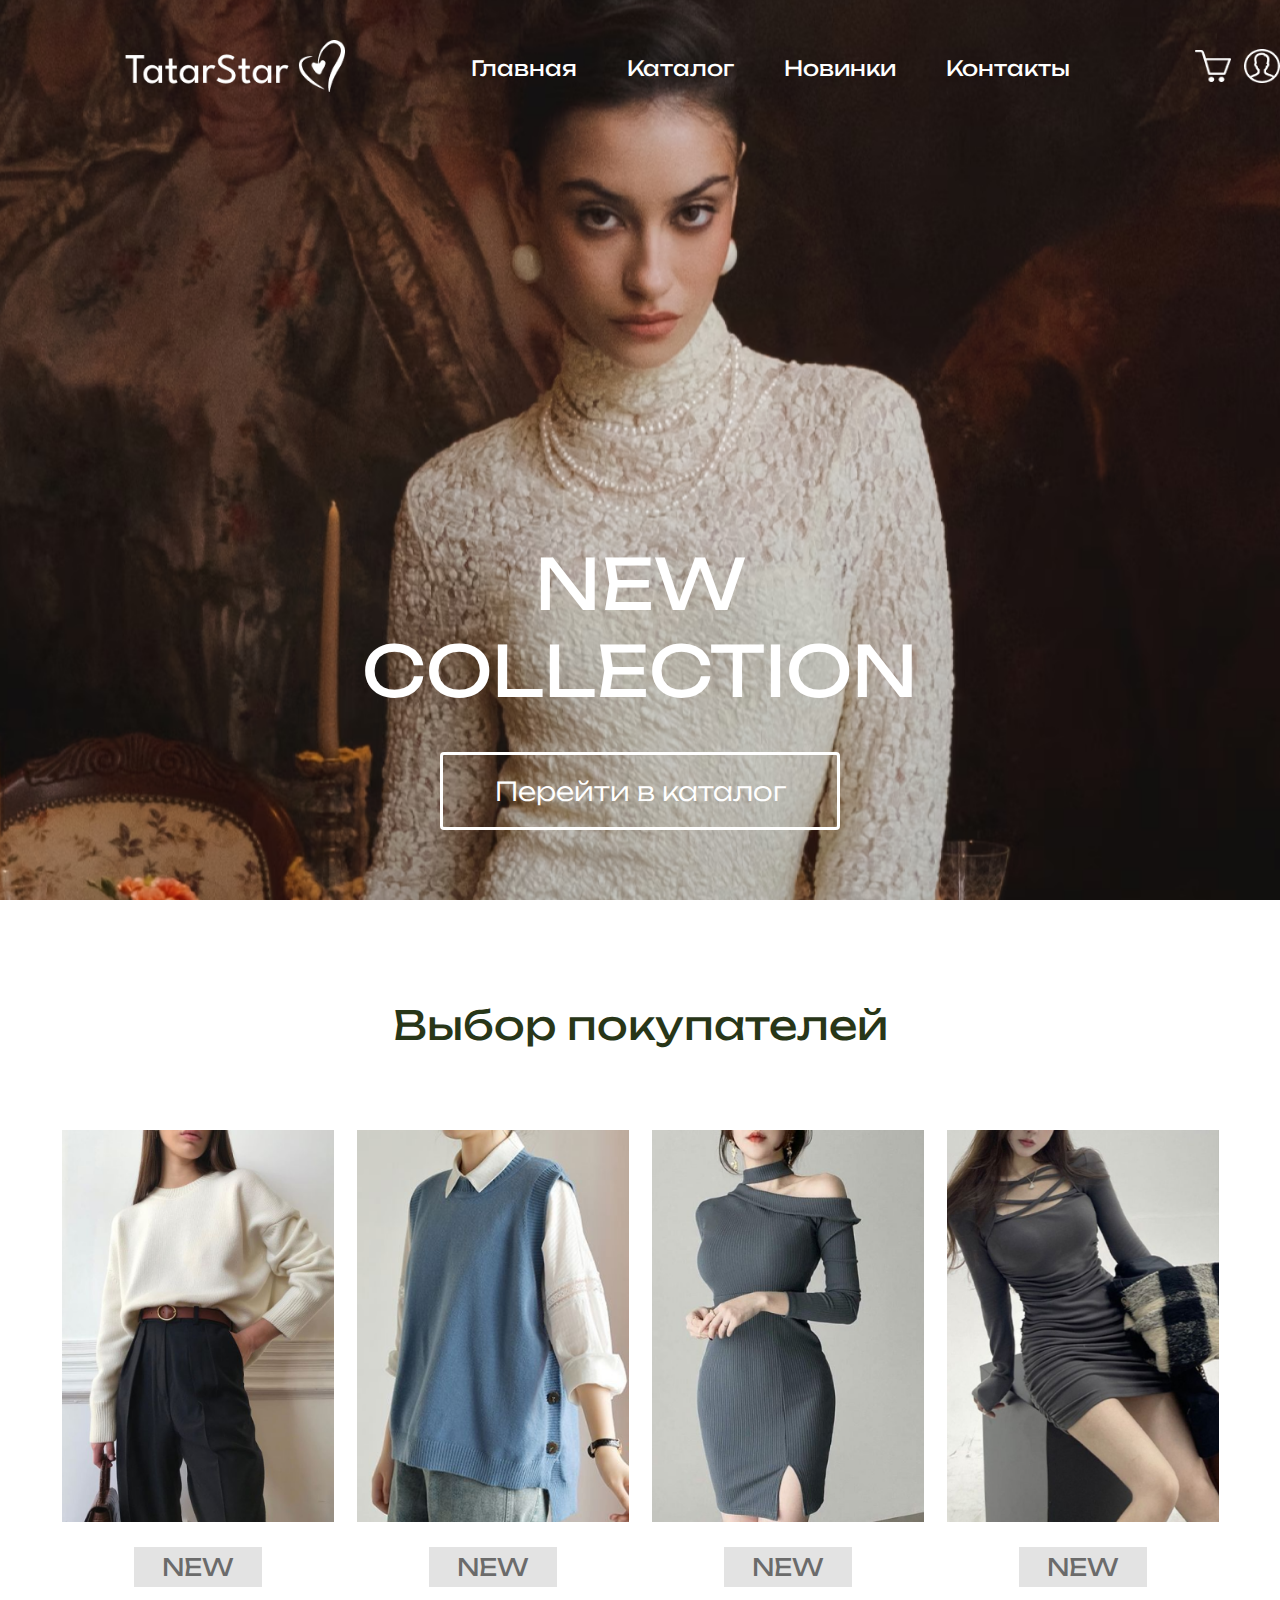
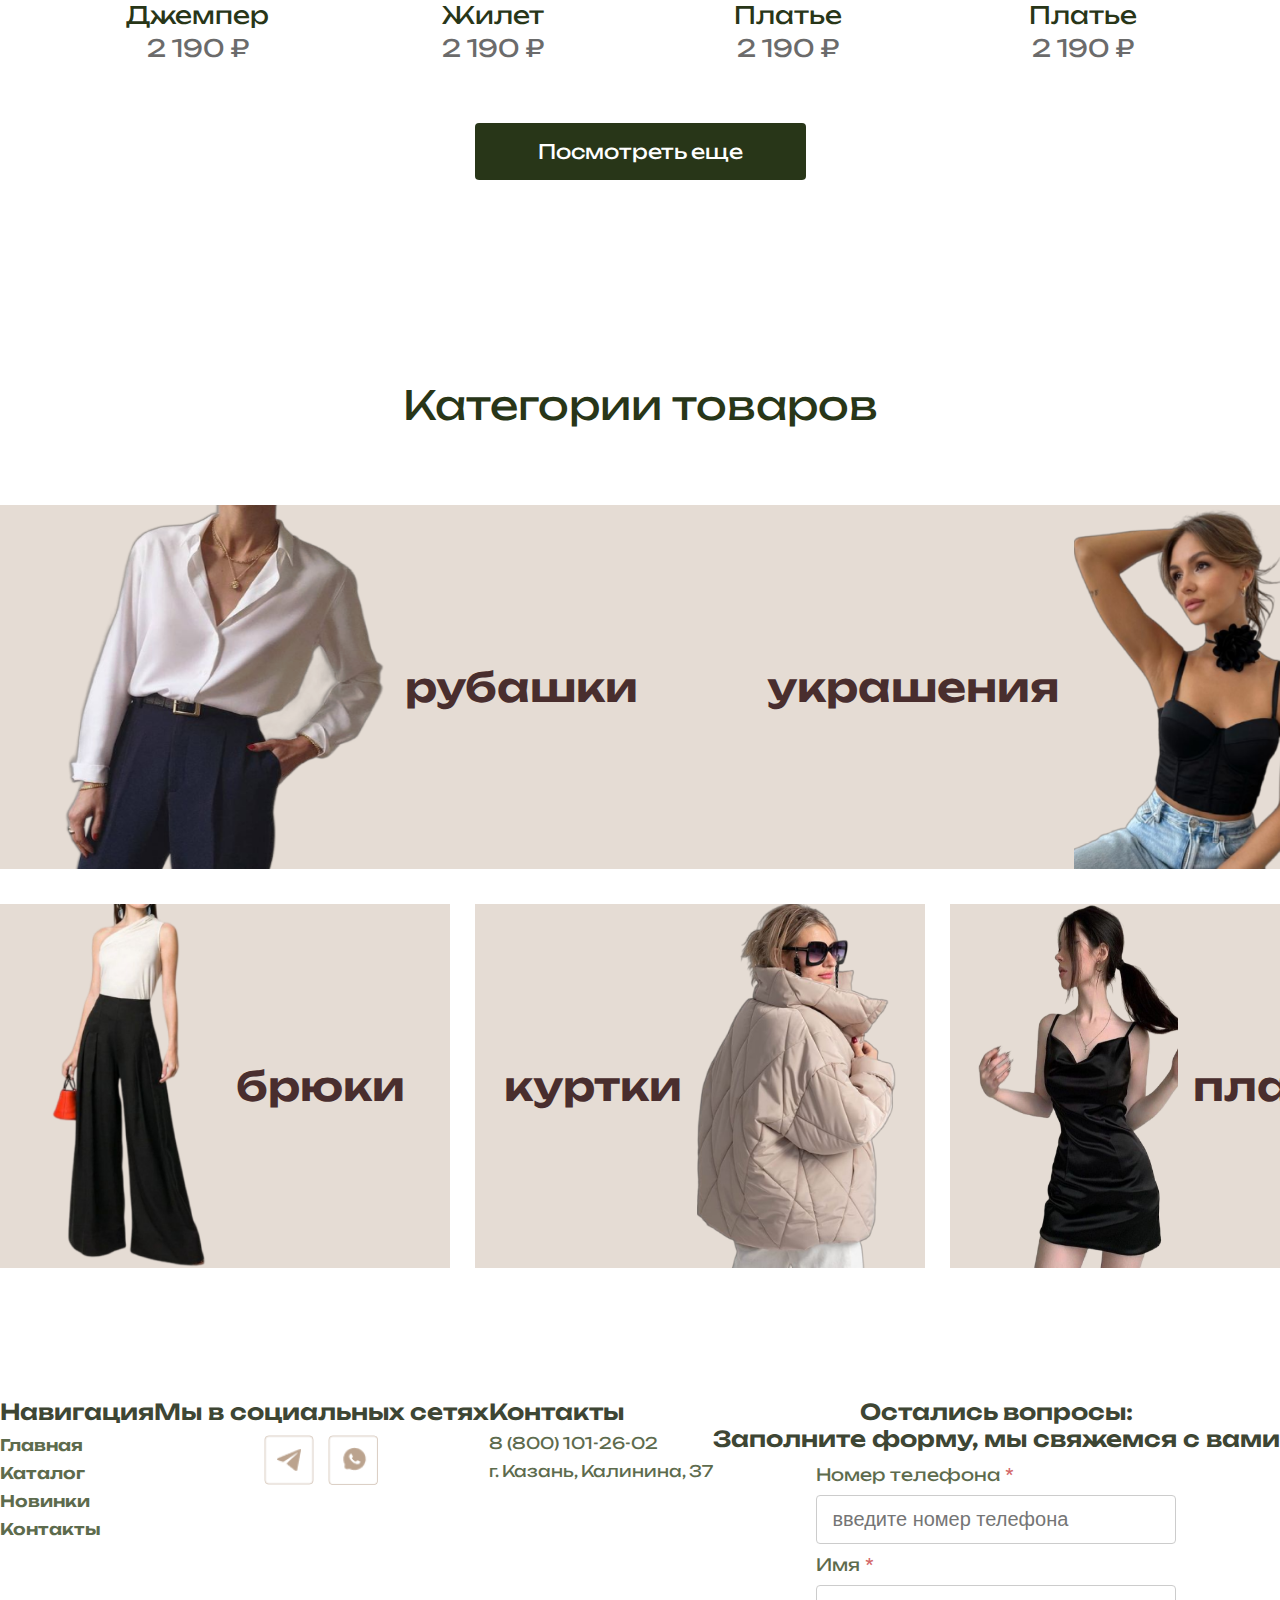
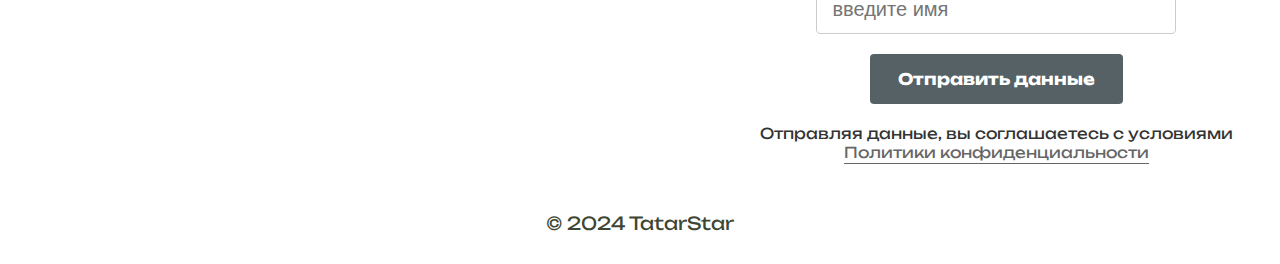
<file: index.html>
<!DOCTYPE html>
<html lang="ru">

<head>
    <meta charset="UTF-8">
    <meta name="viewport" content="width=device-width, initial-scale=1.0">
    <link rel="stylesheet" href="assets/css/style.css">
    <link rel="shortcut icon" href="assets/media/index/logo/favicon.png" type="image/x-icon">
    <link rel="stylesheet" href="https://cdnjs.cloudflare.com/ajax/libs/font-awesome/6.5.1/css/all.min.css"
        integrity="sha512-DTOQO9RWCH3ppGqcWaEA1BIZOC6xxalwEsw9c2QQeAIftl+Vegovlnee1c9QX4TctnWMn13TZye+giMm8e2LwA=="
        crossorigin="anonymous" referrerpolicy="no-referrer" />
    <script src="functional.js"></script>
    <title>TatarStar</title>
</head>

<body>
    <!-- header start -->
    <header> 
        <div class="header-block section">

            <a href="#openModal"><img class="basket-img" src="assets/media/index/header/basket.png" alt=""></a>

            <!-- <i class="fa-solid fa-bars" style="color: #ffffff;"></i> -->

            <div class="header-logo">
                <a href="index.html"><img src="assets/media/index/logo/logo.png" alt=""></a>
            </div>
            
            <input type="checkbox" name="" id="burger">
            <label for="burger"></label>

            <div class="header-nav">
                <a href="#">Главная</a>
                <a href="catalog.html">Каталог</a>
                <a href="#">Новинки</a>
                <a href="#footer-contacts">Контакты</a>
            </div>

            <div class="header-icons">
                <a href="#openModal"><img src="assets/media/index/header/basket.png" alt=""></a>
                <a href="#"><img src="assets/media/index/header/user.png" alt=""></a>
            </div>

        </div>
    </header>
    <!-- header end -->

    <!-- banner start -->
    <div class="banner">
        <div class="banner-text section">
            <h1>NEW COLLECTION</h1>
            <a href="catalog.html" class="btn-banner">Перейти в каталог</a>
        </div>
    </div>
    <!-- banner end -->

    <!-- popular start -->
    <div class="popular py-100">
        <div class="popular-block section">
            <div class="title">
                <h2>Выбор покупателей</h2>
            </div>

            <div class="popular-cards">

                <div class="popular-card">

                    <img src="assets/media/index/popular/popular1.png" alt="">

                    <a href="" class="btn-new">NEW</a>

                    <h3>Джемпер</h3>

                    <p>2 190 ₽</p>

                </div>

                <div class="popular-card">

                    <img src="assets/media/index/popular/popular2.png" alt="">

                    <a href="" class="btn-new">NEW</a>

                    <h3>Жилет</h3>

                    <p>2 190 ₽</p>

                </div>

                <div class="popular-card">

                    <img src="assets/media/index/popular/popular3.png" alt="">

                    <a href="" class="btn-new">NEW</a>

                    <h3>Платье</h3>

                    <p>2 190 ₽</p>

                </div>

                <div class="popular-card">

                    <img src="assets/media/index/popular/popular4.png" alt="">

                    <a href="" class="btn-new">NEW</a>

                    <h3>Платье</h3>

                    <p>2 190 ₽</p>

                </div>


            </div>

            <a href="" class="btn-more">Посмотреть еще</a>
        </div>
    </div>
    <!-- popular end -->

    <!-- categories start -->
    <div class="categories section py-100">
        <div class="categories-block">
            <div class="title">
                <h2>Категории товаров</h2>
            </div>

            <div class="categories-cards">

                <div class="card-top">

                    <div class="categories-card bluze">
                        <img src="assets/media/index/categories/categories1.png" alt="">
                        <h3>рубашки</h3>
                    </div>

                    <div class="categories-card aks">
                        <h3>украшения</h3>
                        <img src="assets/media/index/categories/categories2.png" alt="">

                    </div>

                </div>

                <div class="card-bottom">
                    <div class="categories-card-bottom trousers">
                        <img src="assets/media/index/categories/categories3.png" alt="">
                        <h3>брюки</h3>
                    </div>

                    <div class="categories-card-bottom jackets">
                        <h3>куртки</h3>
                        <img src="assets/media/index/categories/categories4.png" alt="">

                    </div>

                    <div class="categories-card-bottom dresses">
                        <img src="assets/media/index/categories/categories5.png" alt="">
                        <h3>платья</h3>
                    </div>
                </div>
            </div>
        </div>
    </div>
    <!-- categories end -->

     <!-- modal start -->
    <div id="openModal" class="modal">
        <div class="modal-dialog">
            <div class="modal-content">
                <div class="modal-header">
                    <a href="#close" title="Close" class="close">×</a>
                    <h3 class="modal-title">Ваша корзина</h3>

                </div>
                <div class="modal-body">
                    <!-- <p>Содержимое модального окна...</p> -->
                    <div class="item-modal">

                        <hr class="modal-hr">

                        <div class="tovar-modal">
                            <div class="img-opicanie">
                                <img src="assets/media/basket/dress.png" alt="">
                                <div class="text-tovar">
                                    <div class="text-tovar-flex">
                                        <h4>Платье</h4>
                                        <p>3 500 ₽</p>
                                    </div>


                                    <div class="opisanie-text">
                                        <div class="h5-text">
                                            <h5>Размер</h5>
                                            <h5>Цвет</h5>
                                            <h5>Артикул</h5>
                                            <h5>Количество</h5>
                                        </div>
                                        <div class="h5-text">
                                            <h5>S</h5>
                                            <h5>Черный</h5>
                                            <h5>dr05286</h5>
                                            <h5>2</h5>
                                        </div>
                                    </div>
                                </div>
                            </div>
                        </div>

                        <div class="price-basket">
                            <p>Итого</p>
                            <h3>7 000 ₽</h3>
                        </div>

                        <div class="button-zakaz">
                            <a href="">Оформить</a>
                        </div>
                    </div>
                </div>
            </div>
        </div>
    </div>
    <!-- modal end -->

    <!-- footer start -->
    <footer class="section">
        <div class="footer-block">

            <div class="footer-nav">
                <h3>Навигация</h3>
                <a href="#">Главная</a>
                <a href="#">Каталог</a>
                <a href="#">Новинки</a>
                <a href="#">Контакты</a>
            </div>

            <div class="footer-social">
                <h3>Мы в социальных сетях</h3>
                <div class="social-icons">
                    <a href="https://web.telegram.org/" target="_blank"><img src="assets/media/index/footer/tg.png" alt=""></a>
                    <a href="https://web.whatsapp.com/" target="_blank"><img src="assets/media/index/footer/whatsapp.png" alt=""></a>
                </div>
            </div>

            <div class="footer-contacts" id="footer-contacts">
                <h3>Контакты</h3>

                <a href="tel:8(800)1012602">8 (800) 101-26-02</a>
                <a href="">г. Казань, Калинина, 37</a>
            </div>

            <div class="footer-forma">

                <form>
                    <h3>Остались вопросы: <br> Заполните форму, мы свяжемся с вами</h3>

                    <div class="input">
                        <label>Номер телефона <span>*</span></label>
                        <input type="text" placeholder="введите номер телефона">
                        <label>Имя <span>*</span></label>
                        <input type="text" placeholder="введите имя">
                    </div>

                    <a href="" class="btn-form">Отправить данные</a>

                    <p>Отправляя данные, вы соглашаетесь с условиями <br> <span class="polit"> Политики конфиденциальности</span></p>
                </form>

            </div>
        </div>

        <h4>© 2024 TatarStar</h4>
    </footer>
    <!-- footer end -->
</body>

</html>
</file>
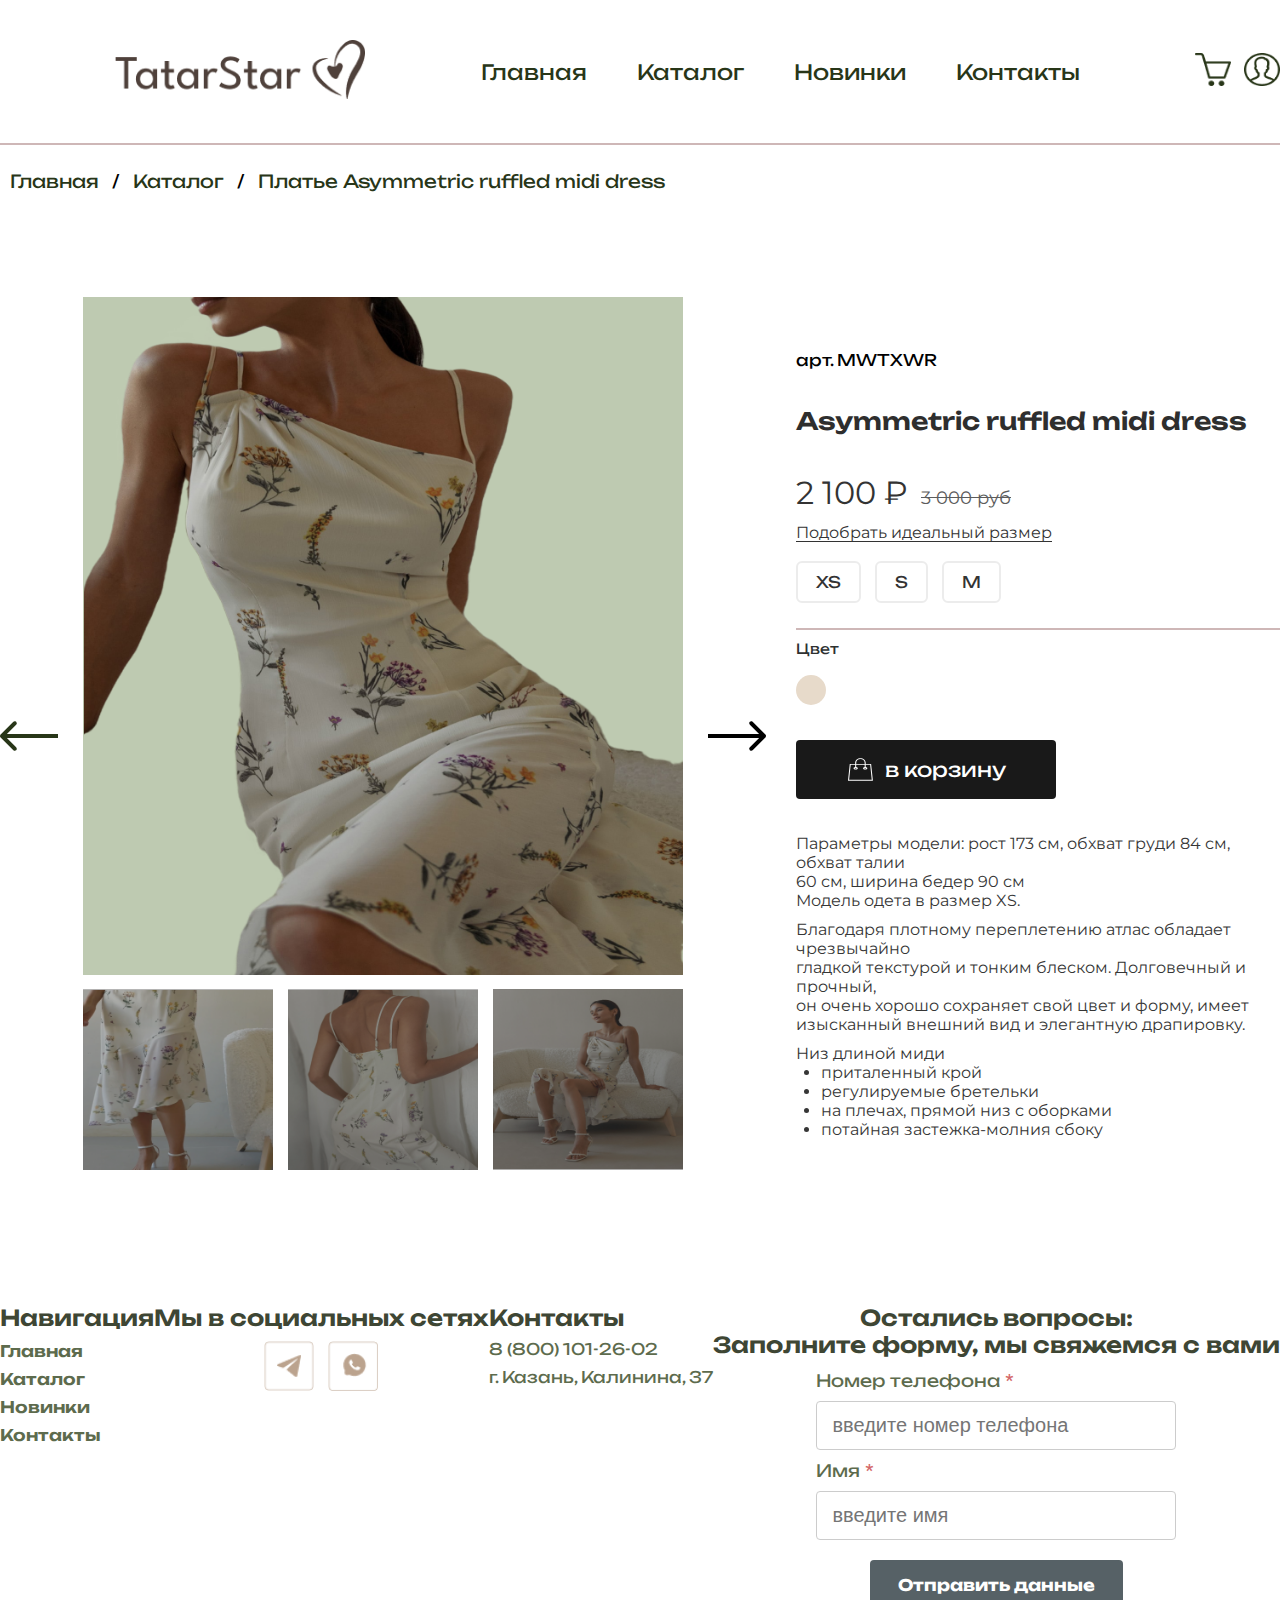
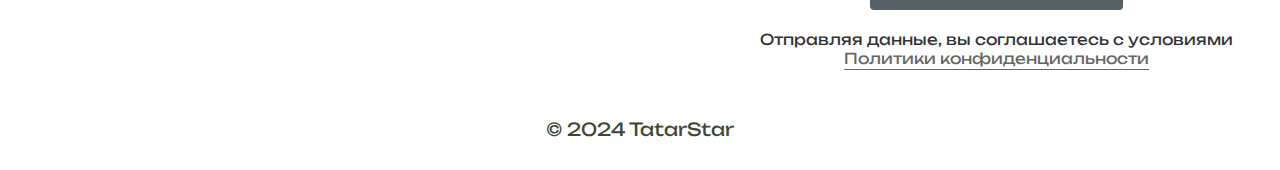
<file: card.html>
<!DOCTYPE html>
<html lang="en">

<head>
    <meta charset="UTF-8">
    <meta name="viewport" content="width=device-width, initial-scale=1.0">
    <link rel="stylesheet" href="assets/css/card.css">
    <link rel="shortcut icon" href="assets/media/logo/favicon.png" type="image/x-icon">
    <link rel="stylesheet" href="https://cdnjs.cloudflare.com/ajax/libs/font-awesome/6.5.1/css/all.min.css"
        integrity="sha512-DTOQO9RWCH3ppGqcWaEA1BIZOC6xxalwEsw9c2QQeAIftl+Vegovlnee1c9QX4TctnWMn13TZye+giMm8e2LwA=="
        crossorigin="anonymous" referrerpolicy="no-referrer" />
    <script src="functional.js"></script>
    <title>TatarStar</title>
</head>

<body>
    <!-- header start -->
    <header> 
        <div class="header-block section">

            <a href="#openModal"><img class="basket-img" src="assets/media/catalog/header/basket.png" alt=""></a>


            <div class="header-logo">
                <a href="index.html"><img src="assets/media/catalog/header/logo.png" alt=""></a>
            </div>
            
            <input type="checkbox" name="" id="burger">
            <label for="burger"></label>

            <div class="header-nav">
                <a href="index.html">Главная</a>
                <a href="catalog.html">Каталог</a>
                <a href="#">Новинки</a>
                <a href="#footer-contacts">Контакты</a>
            </div>

            <div class="header-icons">
                <a href="#openModal"><img src="assets/media/catalog/header/basket.png" alt=""></a>
                <a href="#"><img src="assets/media/catalog/header/user.png" alt=""></a>
            </div>

        </div>
    </header>
    <!-- header end -->

    <hr class="section">

    <!-- chlebnie-kroshki start -->
    <div class="chlebnie-kroshki section">

        <div class="chlebnie-kroshki-block">
            <a href="index.html">Главная</a>
            <p>/</p>
            <a href="catalog.html">Каталог</a>
            <p>/</p>
            <a href="card.html">Платье Asymmetric ruffled midi dress</a>
        </div>

    </div>

    <div class="chlebnie-kroshki-mobile">
            <a href="catalog.html"><img src="assets/media/card/card_foto/arrow1.png" alt=""></a>
    </div>
    <!-- chlebnie-kroshki end -->



    <!-- card start -->
    <div class="card section">
        <div class="card-block">

            <div class="card-block-foto-arrow">
                <img class="arrow" src="assets/media/card/card_foto/arrow1.png" alt="">
                <div class="card-block-foto">

                    <div class="foto-img-top">
                        <div class="scale"><img src="assets/media/card/card_foto/card1.png" alt=""></div>
                    </div>
                    <div class="foto-img-bottom">
                        <div class="scale">
                            <img src="assets/media/card/card_foto/card2.png" alt="">
                        </div>
                        <div class="scale">
                            <img src="assets/media/card/card_foto/card3.png" alt="">
                        </div>
                        <div class="scale">
                            <img src="assets/media/card/card_foto/card4.png" alt="">
                        </div>

                    </div>
                </div>
                <img class="arrow" src="assets/media/card/card_foto/arrow2.png" alt="">

            </div>

            <div class="card-text">
                <div class="text-block">
                    <div class="title-text-card">
                        <p class="art">арт. MWTXWR</p>
                        <h3>Asymmetric ruffled midi dress</h3>
                        <div class="price-attr">
                            <p>2 100 ₽</p>
                            <p><span>3 000 руб</span></p>
                        </div>
                        <p class="size">Подобрать идеальный размер</p>
                        <div class="size-block">
                            <h4>XS</h4>
                            <h4>S</h4>
                            <h4>M</h4>
                        </div>

                        <div class="color-block">
                            <hr>
                            <h4>Цвет</h4>
                            <div class="color"></div>
                        </div>
                        <div class="btn-basket-card">
                            <img src="assets/media/card/card_foto/basket.svg" alt="">
                            <a href="#openModal" class="btn-card-basket"> в корзину</a>
                        </div>

                    </div>
                    <div class="opisanie">
                        <p>Параметры модели: рост 173 см, обхват груди 84 см, обхват талии <br> 60 см, ширина бедер 90
                            см <br>
                            Модель одета в размер XS.
                        <p><span>Благодаря плотному переплетению атлас обладает чрезвычайно <br> гладкой текстурой и
                                тонким блеском. Долговечный и прочный, <br> он очень хорошо сохраняет свой цвет и форму,
                                имеет <br> изысканный внешний вид и элегантную драпировку.</span></p>

                        <ul>
                            <h4>Низ длиной миди</h4>
                            <li type="disk">приталенный крой</li>
                            <li>регулируемые бретельки</li>
                            <li>на плечах, прямой низ с оборками</li>
                            <li>потайная застежка-молния сбоку</li>
                        </ul>
                    </div>

                    <div class="opisanie-block-mobile">

                        <div class="text__card">
                            <a href="#!"><img src="assets/media/card/card_foto/arrow.png" alt=""></a>
                            <div class="text__card__name">
                                <h3>Параметры модели</h3>
                                <p>Параметры модели: рост 173 см, обхват груди 84 см, обхват талии 60 см, ширина бедер
                                    90 см. <br>
                                    Модель одета в размер XS.</p>
                            </div>
                        </div>
                        <div class="text__card">
                            <a href="#!"><img src="assets/media/card/card_foto/arrow.png" alt=""></a>
                            <div class="text__card__name">
                                <h3>Описание</h3>
                                <p>
                                    Благодаря плотному переплетению атлас обладает чрезвычайно гладкой текстурой и
                                    тонким блеском. Долговечный и прочный, он очень хорошо сохраняет свой цвет и форму,
                                    имеет изысканный внешний вид и элегантную драпировку.</p>
                                <p>
                                    Низ длиной миди <br>
                                    приталенный крой <br>
                                    регулируемые бретельки <br>
                                    на плечах, прямой низ с оборками <br>
                                    потайная застежка-молния сбоку</p>
                            </div>
                        </div>

                    </div>
                </div>
            </div>
        </div>
    </div>
    <!-- card end -->

    <!-- modal start -->
    <div id="openModal" class="modal">
        <div class="modal-dialog">
            <div class="modal-content">
                <div class="modal-header">
                    <a href="#close" title="Close" class="close">×</a>
                    <h3 class="modal-title">Ваша корзина</h3>

                </div>
                <div class="modal-body">
                    <!-- <p>Содержимое модального окна...</p> -->
                    <div class="item-modal">

                        <hr class="modal-hr">

                        <div class="tovar-modal">
                            <div class="img-opicanie">
                                <img src="assets/media/basket/dress.png" alt="">
                                <div class="text-tovar">
                                    <div class="text-tovar-flex">
                                        <h4>Платье</h4>
                                        <p>3 500 ₽</p>
                                    </div>


                                    <div class="opisanie-text">
                                        <div class="h5-text">
                                            <h5>Размер</h5>
                                            <h5>Цвет</h5>
                                            <h5>Артикул</h5>
                                            <h5>Количество</h5>
                                        </div>
                                        <div class="h5-text">
                                            <h5>S</h5>
                                            <h5>Черный</h5>
                                            <h5>dr05286</h5>
                                            <h5>2</h5>
                                        </div>
                                    </div>
                                </div>
                            </div>
                        </div>

                        <div class="price-basket">
                            <p>Итого</p>
                            <h3>7 000 ₽</h3>
                        </div>

                        <div class="button-zakaz">
                            <a href="">Оформить</a>
                        </div>
                    </div>
                </div>
            </div>
        </div>
    </div>
    <!-- modal end -->

    <!-- footer start -->
    <footer class="section">
        <div class="footer-block">

            <div class="footer-nav">
                <h3>Навигация</h3>
                <a href="index.html">Главная</a>
                <a href="catalog.html">Каталог</a>
                <a href="#">Новинки</a>
                <a href="#footer-contacts">Контакты</a>
            </div>

            <div class="footer-social">
                <h3>Мы в социальных сетях</h3>
                <div class="social-icons">
                    <a href="https://web.telegram.org/" target="_blank"><img src="assets/media/index/footer/tg.png"
                            alt=""></a>
                    <a href="https://web.whatsapp.com/" target="_blank"><img
                            src="assets/media/index/footer/whatsapp.png" alt=""></a>
                </div>
            </div>

            <div class="footer-contacts" id="footer-contacts">
                <h3>Контакты</h3>

                <a href="tel:8(800)1012602">8 (800) 101-26-02</a>
                <a href="">г. Казань, Калинина, 37</a>
            </div>

            <div class="footer-forma">

                <form>
                    <h3>Остались вопросы: <br> Заполните форму, мы свяжемся с вами</h3>

                    <div class="input">
                        <label>Номер телефона <span>*</span></label>
                        <input type="text" placeholder="введите номер телефона">
                        <label>Имя <span>*</span></label>
                        <input type="text" placeholder="введите имя">
                    </div>

                    <a href="" class="btn-form">Отправить данные</a>

                    <p>Отправляя данные, вы соглашаетесь с условиями <br> <span class="polit"> Политики
                            конфиденциальности</span></p>
                </form>

            </div>
        </div>

        <h4>© 2024 TatarStar</h4>
    </footer>
    <!-- footer end -->
</body>

</html>
</file>
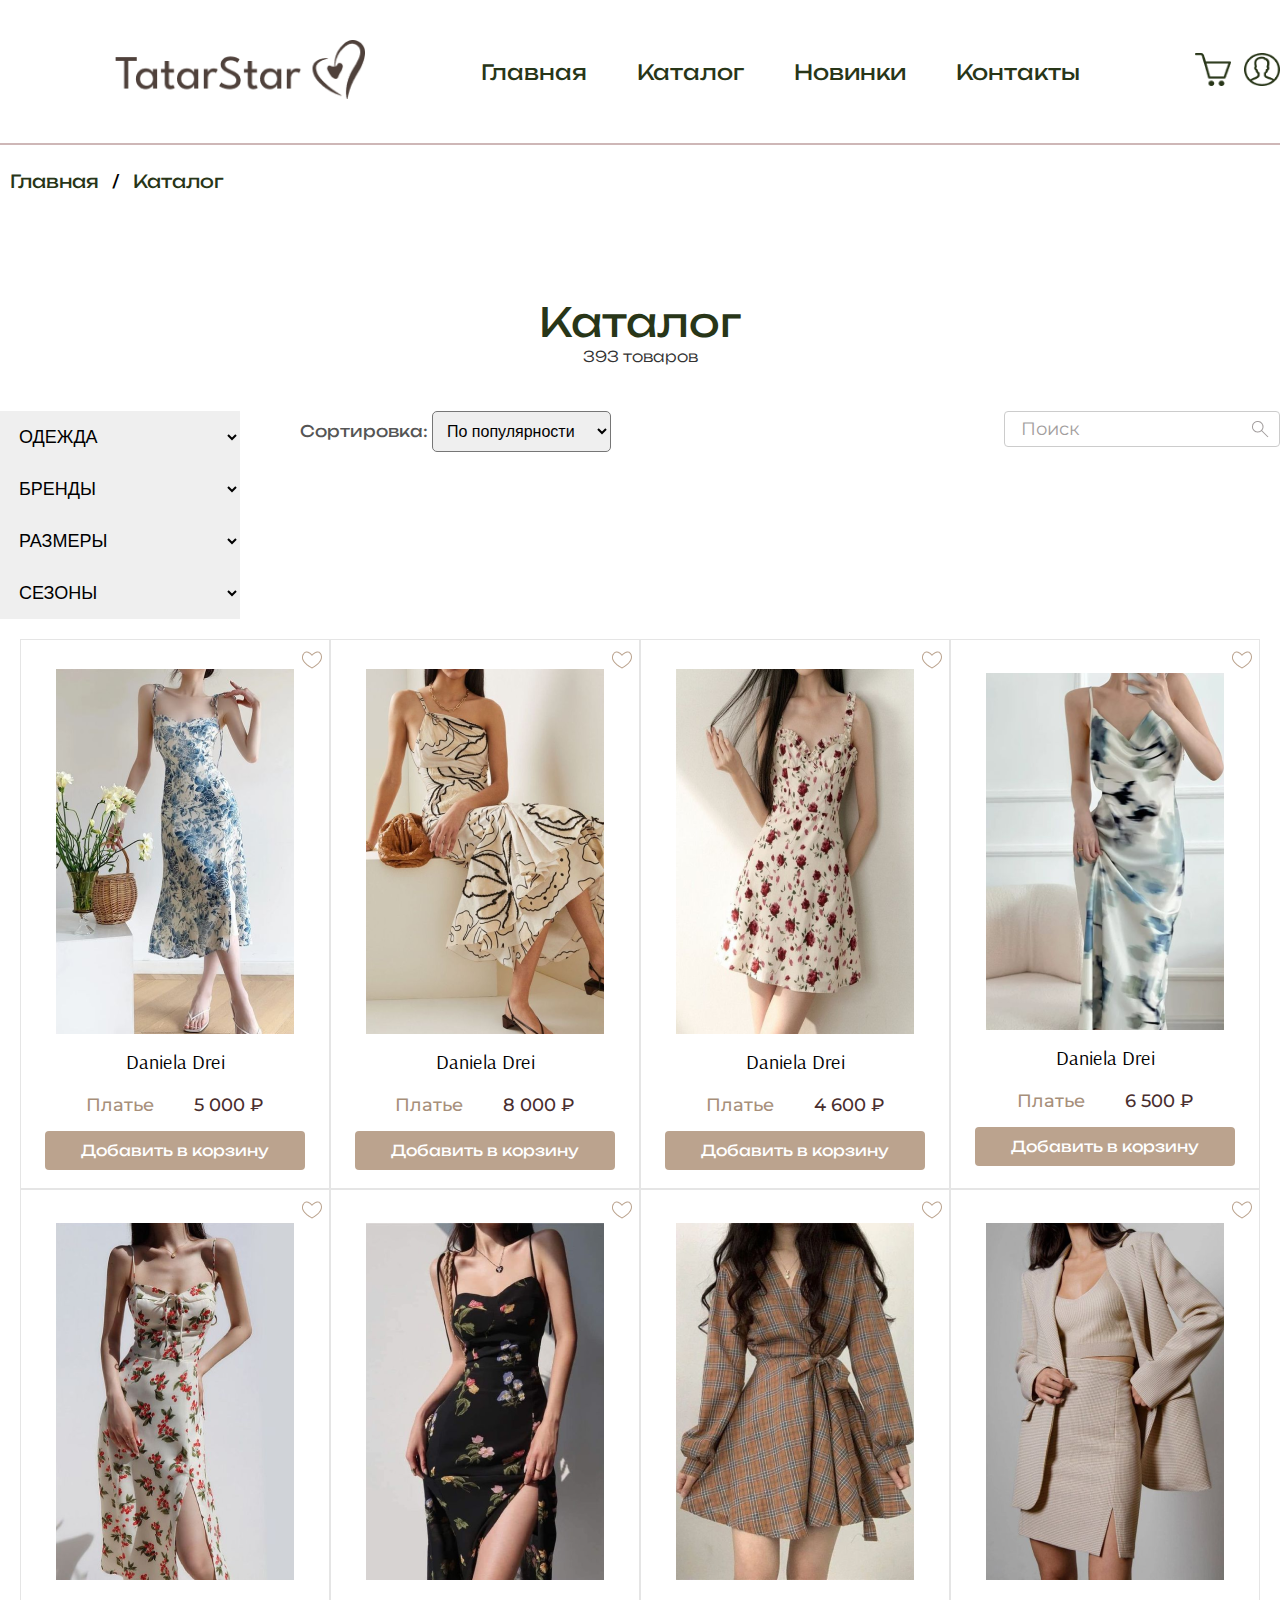
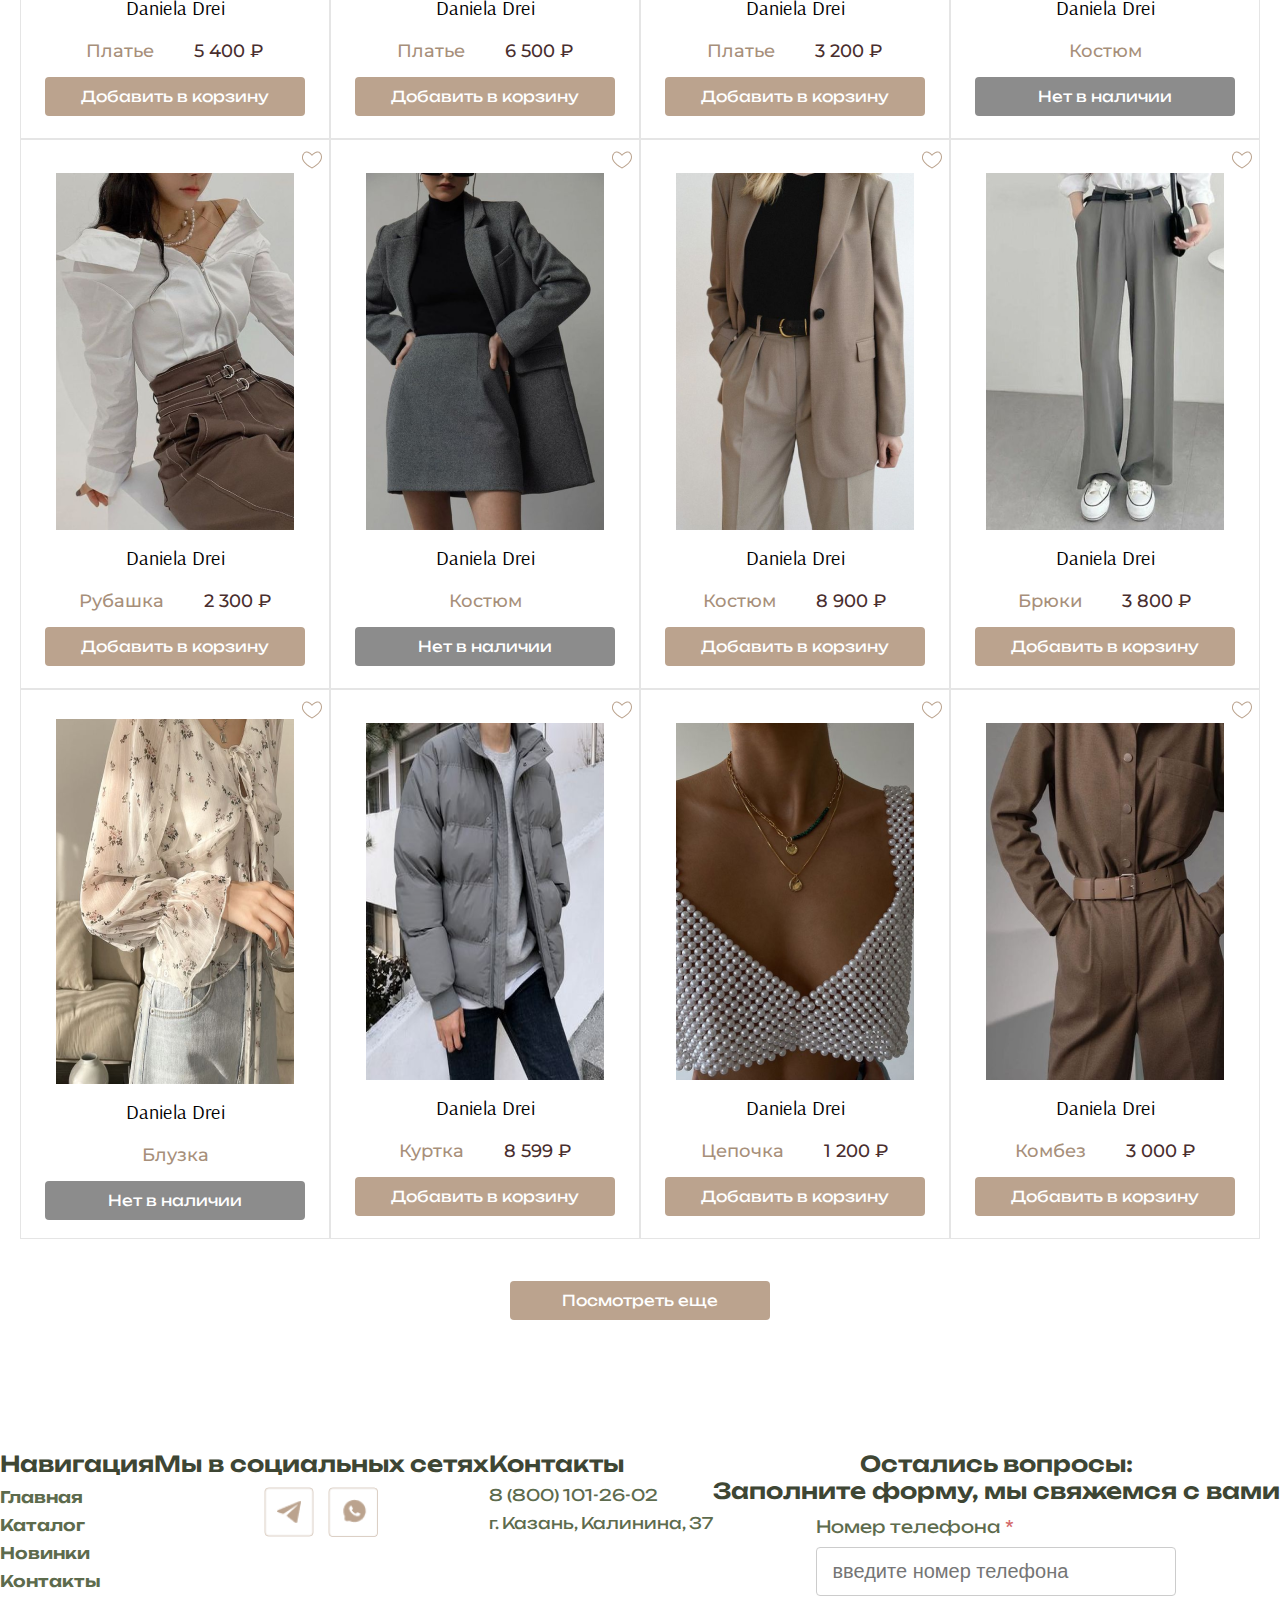
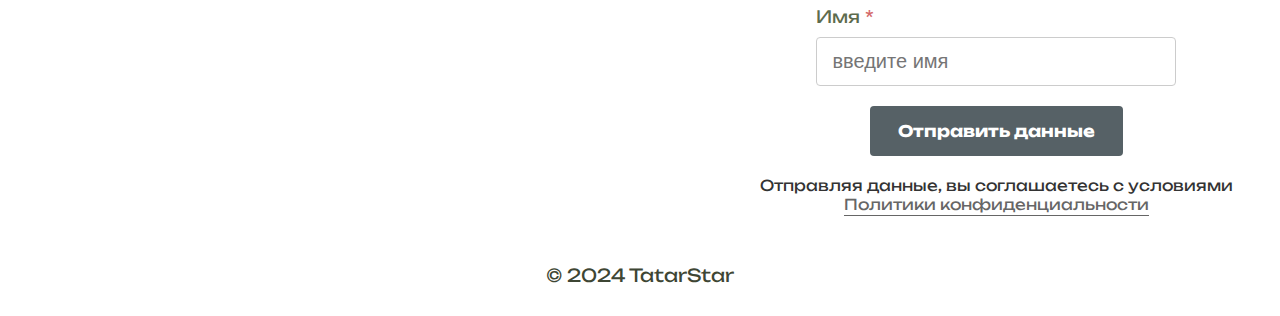
<file: catalog.html>
<!DOCTYPE html>
<html lang="ru">

<head>
    <meta charset="UTF-8">
    <meta name="viewport" content="width=device-width, initial-scale=1.0">
    <link rel="stylesheet" href="assets/css/catalog.css">
    <link rel="shortcut icon" href="assets/media/logo/favicon.png" type="image/x-icon">
    <link rel="stylesheet" href="https://cdnjs.cloudflare.com/ajax/libs/font-awesome/6.5.1/css/all.min.css"
        integrity="sha512-DTOQO9RWCH3ppGqcWaEA1BIZOC6xxalwEsw9c2QQeAIftl+Vegovlnee1c9QX4TctnWMn13TZye+giMm8e2LwA=="
        crossorigin="anonymous" referrerpolicy="no-referrer" />
    <script src="functional.js"></script>
    <title>TatarStar</title>
</head>

<body>
    <!-- header start -->
    <header> 
        <div class="header-block section">

            <a href="#openModal"><img class="basket-img" src="assets/media/catalog/header/basket.png" alt=""></a>

            <!-- <i class="fa-solid fa-bars" style="color: #ffffff;"></i> -->

            <div class="header-logo">
                <a href="index.html"><img src="assets/media/catalog/header/logo.png" alt=""></a>
            </div>
            
            <input type="checkbox" name="" id="burger">
            <label for="burger"></label>

            <div class="header-nav">
                <a href="index.html">Главная</a>
                <a href="catalog.html">Каталог</a>
                <a href="#">Новинки</a>
                <a href="#footer-contacts">Контакты</a>
            </div>

            <div class="header-icons">
                <a href="#openModal"><img src="assets/media/catalog/header/basket.png" alt=""></a>
                <a href="#"><img src="assets/media/catalog/header/user.png" alt=""></a>
            </div>

        </div>
    </header>
    <!-- header end -->

    <hr class="section">

    <!-- chlebnie-kroshki start -->
    <div class="chlebnie-kroshki section">

        <div class="chlebnie-kroshki-block">
            <a href="index.html">Главная</a>
            <p>/</p>
            <a href="catalog.html">Каталог</a>
        </div>

    </div>
    <!-- chlebnie-kroshki end -->

    <!-- catalog start -->
    <div class="catalog section py-100">
        <div class="catalog-block">

            <div class="title">
                <h2>Каталог</h2>
                <h3>393 товаров</h3>
            </div>

            <div class="catalog-content">

                <div class="filter">

                    <div class="filter-block">

                        <select id="category-filter">
                            <option value="">ОДЕЖДА</option>
                            <option value="">Футболки</option>
                            <option value="">Шорты</option>
                            <option value="">Купальники</option>
                            <option value="">Головные уборы</option>
                            <option value="">Платья</option>
                            <option value="">Кофта</option>
                            <option value="">Капри</option>
                            <option value="">Куртки</option>
                            <option value="">Рубашки</option>
                        </select>

                        <select id="brand-filter">
                            <option value="">БРЕНДЫ</option>
                            <option value="Nike">Nike</option>
                            <option value="Adidas">Adidas</option>
                            <option value="H&M">H&M</option>
                            <option value="Bershka">Bershka</option>
                            <option value="Next">Next</option>
                            <option value="Zara">Zara</option>
                            <option value="Louis Viton">Louis Viton</option>>
                        </select>

                        <select id="size-filter">
                            <option value="">РАЗМЕРЫ</option>
                            <option value="XS">XS</option>
                            <option value="S">S</option>
                            <option value="M">M</option>
                            <option value="L">L</option>
                            <option value="XL">XL</option>
                            <option value="XXL">XXL</option>
                        </select>

                        <select id="season-filter">
                            <option value="">СЕЗОНЫ</option>
                            <option value="summer">Лето</option>
                            <option value="winter">Зима</option>
                            <option value="autumn">Осень</option>
                            <option value="spring">Весна</option>
                        </select>

                    </div>

                </div>

                <div class="filter-mobile">
                    <div class="block-filter">
                        <img src="assets/media/catalog/catalog_block/filter.png" alt="">
                        <p>Фильтр</p>
                    </div>
                </div>

                <div class="sort">
                    <label for="sort">Сортировка: </label>
                    <select id="sort">
                        <option value="popularity">По популярности</option>
                        <option value="popularity">По популярности</option>
                        <option value="price">По цене</option>
                        <option value="name">По наименованию</option>
                    </select>
                </div>

                <div class="sort-mobile">
                    <div class="block-sort">
                        <p>Сортировка:</p>
                        <img src="assets/media/catalog/catalog_block/sort.png" alt="">
                    </div>
                </div>

                <div class="sourch">
                    <input type="text" placeholder="Поиск">
                    <img src="assets/media/catalog/catalog_block/sourch.png" alt="">
                </div>
            </div>

            <div class="catalog-cards">

                <div class="catalog-card-one ">

                    <div class="catalog-card">
                        <img src="assets/media/catalog/cards/heart.png" class="heart" alt="">
                        <a href="card.html"><img src="assets/media/catalog/cards/card1.png" alt=""></a>

                        <div class="card-text">
                            <h3>Daniela Drei</h3>

                            <div class="text-attr">
                                <h4>Платье</h4>
                                <p class="text-attr-p">5 000 ₽ </p>

                            </div><a href="" class="btn-card-basket">Добавить в корзину</a>
                        </div>

                    </div>
                    <div class="catalog-card">
                        <img src="assets/media/catalog/cards/heart.png" class="heart" alt="">
                        <a href="card.html"><img src="assets/media/catalog/cards/card2.png" alt=""></a>

                        <div class="card-text">
                            <h3>Daniela Drei</h3>

                            <div class="text-attr">
                                <h4>Платье</h4>
                                <p class="text-attr-p">8 000 ₽ </p>

                            </div><a href="" class="btn-card-basket">Добавить в корзину</a>
                        </div>

                    </div>
                    <div class="catalog-card">
                        <img src="assets/media/catalog/cards/heart.png" class="heart" alt="">
                        <a href="card.html"><img src="assets/media/catalog/cards/card3.png" alt=""></a>

                        <div class="card-text">
                            <h3>Daniela Drei</h3>

                            <div class="text-attr">
                                <h4>Платье</h4>
                                <p class="text-attr-p">4 600 ₽ </p>

                            </div><a href="" class="btn-card-basket">Добавить в корзину</a>
                        </div>
                    </div>

                    <div class="catalog-card">
                        <img src="assets/media/catalog/cards/heart.png" class="heart" alt="">
                        <a href="card.html"><img src="assets/media/catalog/cards/card4.png" alt=""></a>

                        <div class="card-text">
                            <h3>Daniela Drei</h3>

                            <div class="text-attr">
                                <h4>Платье</h4>
                                <p class="text-attr-p">6 500 ₽ </p>

                            </div><a href="" class="btn-card-basket">Добавить в корзину</a>
                        </div>
                    </div>

                </div>

                <div class="catalog-card-one">

                    <div class="catalog-card">
                        <img src="assets/media/catalog/cards/heart.png" class="heart" alt="">
                        <a href="card.html"><img src="assets/media/catalog/cards/card5.png" alt=""></a>

                        <div class="card-text">
                            <h3>Daniela Drei</h3>

                            <div class="text-attr">
                                <h4>Платье</h4>
                                <p class="text-attr-p">5 400 ₽ </p>

                            </div><a href="" class="btn-card-basket">Добавить в корзину</a>
                        </div>

                    </div>
                    <div class="catalog-card">
                        <img src="assets/media/catalog/cards/heart.png" class="heart" alt="">
                        <a href="card.html"><img src="assets/media/catalog/cards/card6.png" alt=""></a>

                        <div class="card-text">
                            <h3>Daniela Drei</h3>

                            <div class="text-attr">
                                <h4>Платье</h4>
                                <p class="text-attr-p">6 500 ₽ </p>

                            </div><a href="" class="btn-card-basket">Добавить в корзину</a>
                        </div>

                    </div>
                    <div class="catalog-card">
                        <img src="assets/media/catalog/cards/heart.png" class="heart" alt="">
                        <a href="card.html"><img src="assets/media/catalog/cards/card7.png" alt=""></a>

                        <div class="card-text">
                            <h3>Daniela Drei</h3>

                            <div class="text-attr">
                                <h4>Платье</h4>
                                <p class="text-attr-p">3 200 ₽ </p>

                            </div><a href="" class="btn-card-basket">Добавить в корзину</a>
                        </div>

                    </div>

                    <div class="catalog-card">
                        <img src="assets/media/catalog/cards/heart.png" class="heart" alt="">
                        <a href="card.html"><img src="assets/media/catalog/cards/card8.png" alt=""></a>

                        <div class="card-text">
                            <h3>Daniela Drei</h3>

                            <div class="text-attr text-mobile-attr">
                                <h4>Костюм</h4>
                                <p class="text-out-off-stock">Нет в наличии</p>

                            </div><a href="" class="btn-out-of-stock">Нет в наличии</a>
                        </div>
                    </div>

                </div>

                <div class="catalog-card-one">

                    <div class="catalog-card">
                        <img src="assets/media/catalog/cards/heart.png" class="heart" alt="">
                        <a href="card.html"><img src="assets/media/catalog/cards/card9.png" alt=""></a>

                        <div class="card-text">
                            <h3>Daniela Drei</h3>

                            <div class="text-attr">
                                <h4>Рубашка</h4>
                                <p class="text-attr-p">2 300 ₽ </p>

                            </div><a href="" class="btn-card-basket">Добавить в корзину</a>
                        </div>

                    </div>
                    <div class="catalog-card">
                        <img src="assets/media/catalog/cards/heart.png" class="heart" alt="">
                        <a href="card.html"><img src="assets/media/catalog/cards/card10.png" alt=""></a>

                        <div class="card-text">
                            <h3>Daniela Drei</h3>

                            <div class="text-attr text-mobile-attr">
                                <h4>Костюм</h4>
                                <p class="text-out-off-stock">Нет в наличии</p>

                            </div><a href="" class="btn-out-of-stock">Нет в наличии</a>
                        </div>

                    </div>
                    <div class="catalog-card">
                        <img src="assets/media/catalog/cards/heart.png" class="heart" alt="">
                        <a href="card.html"><img src="assets/media/catalog/cards/card11.png" alt=""></a>

                        <div class="card-text">
                            <h3>Daniela Drei</h3>

                            <div class="text-attr">
                                <h4>Костюм</h4>
                                <p class="text-attr-p">8 900 ₽ </p>

                            </div><a href="" class="btn-card-basket">Добавить в корзину</a>
                        </div>

                    </div>

                    <div class="catalog-card">
                        <img src="assets/media/catalog/cards/heart.png" class="heart" alt="">
                        <a href="card.html"><img src="assets/media/catalog/cards/card12.png" alt=""></a>

                        <div class="card-text">
                            <h3>Daniela Drei</h3>

                            <div class="text-attr">
                                <h4>Брюки</h4>
                                <p class="text-attr-p">3 800 ₽ </p>

                            </div><a href="" class="btn-card-basket">Добавить в корзину</a>
                        </div>
                    </div>

                </div>

                <div class="catalog-card-one">

                    <div class="catalog-card">
                        <img src="assets/media/catalog/cards/heart.png" class="heart" alt="">
                        <a href="card.html"><img src="assets/media/catalog/cards/card13.png" alt=""></a>

                        <div class="card-text">
                            <h3>Daniela Drei</h3>

                            <div class="text-attr text-mobile-attr">
                                <h4>Блузка</h4>
                                <p class="text-out-off-stock">Нет в наличии</p>

                            </div><a href="" class="btn-out-of-stock">Нет в наличии</a>
                        </div>

                    </div>
                    <div class="catalog-card">
                        <img src="assets/media/catalog/cards/heart.png" class="heart" alt="">
                        <a href="card.html"><img src="assets/media/catalog/cards/card14.png" alt=""></a>

                        <div class="card-text">
                            <h3>Daniela Drei</h3>

                            <div class="text-attr">
                                <h4>Куртка</h4>
                                <p class="text-attr-p">8 599 ₽ </p>

                            </div><a href="" class="btn-card-basket">Добавить в корзину</a>
                        </div>

                    </div>
                    <div class="catalog-card">
                        <img src="assets/media/catalog/cards/heart.png" class="heart" alt="">
                        <a href="card.html"><img src="assets/media/catalog/cards/card15.png" alt=""></a>

                        <div class="card-text">
                            <h3>Daniela Drei</h3>

                            <div class="text-attr">
                                <h4>Цепочка</h4>
                                <p class="text-attr-p">1 200 ₽ </p>

                            </div><a href="" class="btn-card-basket">Добавить в корзину</a>
                        </div>

                    </div>

                    <div class="catalog-card">
                        <img src="assets/media/catalog/cards/heart.png" class="heart" alt="">
                        <a href="card.html"><img src="assets/media/catalog/cards/card16.png" alt=""></a>

                        <div class="card-text">
                            <h3>Daniela Drei</h3>

                            <div class="text-attr">
                                <h4>Комбез</h4>
                                <p class="text-attr-p">3 000 ₽ </p>

                            </div><a href="" class="btn-card-basket">Добавить в корзину</a>
                        </div>
                    </div>

                </div>

                <div class="btn-more">
                    <a href="" class="btn-card-basket">Посмотреть еще</a>
                </div>

            </div>
        </div>
    </div>
    <!-- catalog end -->

    <!-- modal start -->
    <div id="openModal" class="modal">
        <div class="modal-dialog">
            <div class="modal-content">
                <div class="modal-header">
                    <a href="#close" title="Close" class="close">×</a>
                    <h3 class="modal-title">Ваша корзина</h3>

                </div>
                <div class="modal-body">
                    <!-- <p>Содержимое модального окна...</p> -->
                    <div class="item-modal">

                        <hr class="modal-hr">

                        <div class="tovar-modal">
                            <div class="img-opicanie">
                                <img src="assets/media/basket/dress.png" alt="">
                                <div class="text-tovar">
                                    <div class="text-tovar-flex">
                                        <h4>Платье</h4>
                                        <p>3 500 ₽</p>
                                    </div>


                                    <div class="opisanie-text">
                                        <div class="h5-text">
                                            <h5>Размер</h5>
                                            <h5>Цвет</h5>
                                            <h5>Артикул</h5>
                                            <h5>Количество</h5>
                                        </div>
                                        <div class="h5-text">
                                            <h5>S</h5>
                                            <h5>Черный</h5>
                                            <h5>dr05286</h5>
                                            <h5>2</h5>
                                        </div>
                                    </div>
                                </div>
                            </div>
                        </div>

                        <div class="price-basket">
                            <p>Итого</p>
                            <h3>7 000 ₽</h3>
                        </div>

                        <div class="button-zakaz">
                            <a href="">Оформить</a>
                        </div>
                    </div>
                </div>
            </div>
        </div>
    </div>
    <!-- modal end -->

    <!-- footer start -->
    <footer class="section">
        <div class="footer-block">

            <div class="footer-nav">
                <h3>Навигация</h3>
                <a href="#">Главная</a>
                <a href="#">Каталог</a>
                <a href="#">Новинки</a>
                <a href="#">Контакты</a>
            </div>

            <div class="footer-social">
                <h3>Мы в социальных сетях</h3>
                <div class="social-icons">
                    <a href="https://web.telegram.org/"><img src="assets/media/index/footer/tg.png" alt=""></a>
                    <a href="https://web.whatsapp.com/"><img src="assets/media/index/footer/whatsapp.png" alt=""></a>
                </div>
            </div>

            <div class="footer-contacts" id="footer-contacts">
                <h3>Контакты</h3>

                <a href="tel:8(800)1012602">8 (800) 101-26-02</a>
                <a href="">г. Казань, Калинина, 37</a>
            </div>

            <div class="footer-forma">

                <form>
                    <h3>Остались вопросы: <br> Заполните форму, мы свяжемся с вами</h3>

                    <div class="input">
                        <label>Номер телефона <span>*</span></label>
                        <input type="text" placeholder="введите номер телефона">
                        <label>Имя <span>*</span></label>
                        <input type="text" placeholder="введите имя">
                    </div>

                    <a href="" class="btn-form">Отправить данные</a>

                    <p>Отправляя данные, вы соглашаетесь с условиями <br> <span class="polit"> Политики
                            конфиденциальности</span></p>
                </form>

            </div>
        </div>

        <h4>© 2024 TatarStar</h4>
    </footer>
    <!-- footer end -->
</body>

</html>
</file>
<file: assets/css/style.css>
* {
    margin: 0;
    padding: 0;
    text-decoration: none;
    list-style: none;
    transition: 0.5s;
    box-sizing: border-box;
    scroll-behavior: smooth;
}

.section {
    max-width: 1440px;
    margin: 0 auto;
}

.py-100 {
    padding: 100px 0;
}


body {
    font-family: 'Unbounded';
}

@font-face {
    font-family: 'Unbounded';
    src: url(../fonts/Unbounded-Bold.ttf);
    font-weight: 700;
}

@font-face {
    font-family: 'Unbounded';
    src: url(../fonts/Unbounded-SemiBold.ttf);
    font-weight: 600;
}

@font-face {
    font-family: 'Unbounded';
    src: url(../fonts/Unbounded-ExtraBold.ttf);
    font-weight: 800;
}

@font-face {
    font-family: 'Unbounded';
    src: url(../fonts/Unbounded-Medium.ttf);
    font-weight: 500;
}

@font-face {
    font-family: 'Unbounded';
    src: url(../fonts/Unbounded-Regular.ttf);
    font-weight: 400;
}

@font-face {
    font-family: 'Unbounded';
    src: url(../fonts/Unbounded-Light.ttf);
    font-weight: 300;
}

.title h2 {
    font-size: 40px;
    font-weight: 400;
    text-align: center;
    color: #283618;
}

/* header start */
header {
    background: url(../media/index/banner/fone.png) no-repeat;
    width: 100%;
    height: 100vh;
    background-position: center;
    position: relative;
}

.fa-solid.fa-bars,
.basket-img {
    display: none;
}


.header-block {
    display: flex;
    justify-content: space-between;
    align-items: center;
    padding: 40px 0;
}

.header-logo img {
    width: 220px;
}

.header-nav {
    font-size: 21px;
    font-weight: 400;
    display: flex;
    align-items: center;
    gap: 50px;
}

.header-nav a {
    color: #ffffff;
    position: relative;
}

.header-nav a::after {
    content: "";
    position: absolute;
    background-color: #ffffff;
    left: 0%;
    right: 100%;
    height: 2px;
    bottom: -6px;
    width: 0%;
    transition: 0.7s;
}

.header-nav a:hover::after {
    width: 100%;
}

.header-icons {
    display: flex;
    align-items: center;
    gap: 13px;
}

.header-icons img {
    width: 36px;
}

#burger, [for=burger] {
    display: none;
}

/* header end */

/* banner start */
.banner {
    display: flex;
    justify-content: center;
    position: absolute;
    left: 50%;
    transform: translateX(-50%);
    top: 60%;
    text-align: center;
    align-items: center;
}

.banner-text {
    display: flex;
    justify-content: center;
    align-items: center;
    flex-direction: column;
    gap: 38px;
    color: #ffffff;
}

.banner-text h1 {
    font-size: 70px;
    font-weight: 400;
}

.btn-banner {
    border: 3px solid #ffffff;
    border-radius: 4px;
    padding: 20px 40px;
    font-size: 26px;
    font-weight: 300;
    width: 400px;
    color: #ffffff;
}

.btn-banner:hover {
    background-color: #ffffff;
    color: #283618;
    transition: 0.7s;
}

/* banner end */

/* popular start */
.popular-block {
    display: flex;
    justify-content: space-between;
    align-items: center;
    flex-direction: column;
}

.popular-cards {
    margin-top: 80px;
    display: flex;
    justify-content: center;
    gap: 23px;
    align-items: center;
    flex-wrap: wrap;
}

.popular-card {
    display: flex;
    flex-direction: column;
    align-items: center;
}

.popular-card img {
    width: 272px;
}

.btn-new {
    background-color: #E3E3E3;
    padding: 5px 28px;
    color: #6B6B6B;
    margin: 25px 0 13px;
    font-size: 24px;
    font-weight: 400;
}

.btn-new:hover {
    background-color: #6B6B6B;
    color: #E3E3E3;
}

.popular-card h3 {
    font-size: 24px;
    font-weight: 400;
    color: #283618;
    margin-bottom: 3px;
}

.popular-card p {
    font-size: 24px;
    font-weight: 400;
    color: #6B6B6B;
}

.btn-more {
    background-color: #283618;
    color: #ffffff;
    font-size: 20px;
    font-weight: 400;
    padding: 16px 63px;
    border-radius: 4px;
    margin-top: 60px;
}

.btn-more:hover {
    background-color: #283618d8;
}

/* popular end */

/* categories start */
.categories-cards {
    margin-top: 75px;
    display: flex;
    flex-direction: column;
    gap: 35px;
    flex-wrap: wrap;
}

.card-top {
    display: flex;
    justify-content: space-between;
    align-items: center;
}

.categories-card {
    background-color: #BBA38E60;
    width: 700px;
    height: 364px;
    display: flex;
    justify-content: center;
    align-items: center;
    gap: 15px;
}

.categories-card h3,
.categories-card-bottom h3 {
    font-size: 40px;
    font-weight: 600;
    color: #492E2E;
}

.bluze img {
    width: 328px;
}

.ask img {
    width: 200px;
}

.card-bottom {
    display: flex;
    justify-content: space-between;
    align-items: center;
}

.categories-card-bottom {
    background-color: #BBA38E60;
    width: 450px;
    height: 364px;
    display: flex;
    justify-content: center;
    align-items: center;
    gap: 15px;
    flex-wrap: wrap;
}

.trousers img {
    width: 175px;
}

.jackets img,
.dresses img {
    width: 200px;
}

img {
    height: 100%;
}

/* categories end */

/* footer start */
footer {
    padding: 30px 0;
}

.footer-block {
    display: flex;
    justify-content: space-between;
    align-items: flex-start;
}

.footer-block h3 {
    color: #3E4634;
    font-size: 22px;
    font-weight: 600;
}

.footer-nav {
    display: flex;
    flex-direction: column;
    gap: 8px;
}

.footer-nav a {
    font-size: 16px;
    font-weight: 600;
    color: #5D6B4D;
}

.footer-nav a:hover {
    color: #283618;
}

.footer-nav h3 {
    margin-bottom: 2px;
}

.footer-social {
    display: flex;
    flex-direction: column;
    align-items: center;
    justify-content: center;
}

.footer-social h3 {
    text-align: center;
}

.social-icons {
    display: flex;
    gap: 14px;
}

.social-icons img {
    margin-top: 10px;
    width: 50px;
    height: 50px;
}

.social-icons img:hover {
    transform: rotate(360deg);
    transition: 0.7s;
}

.footer-contacts {
    display: flex;
    flex-direction: column;
    gap: 8px;
}

.footer-contacts a {
    color: #5D6B4D;
    font-size: 16px;
    font-weight: 400;
}

.footer-contacts a:hover {
    color: #283618;
}

.footer-forma input {
    display: flex;
    flex-direction: column;
    justify-content: left;
}

form {
    display: flex;
    flex-direction: column;
    justify-content: center;
    align-items: center;
}

form h3 {
    font-size: 19px;
    text-align: center;
}

.footer-forma .input label {
    font-size: 17px;
    color: #5D6B4D;
}

.footer-forma .input label span {
    color: #D4696A;
}

.footer-forma .input {
    margin-top: 12px;
    display: flex;
    flex-direction: column;
    gap: 10px;
}

.footer-forma input {
    width: 360px;
    padding: 12px 15px;
    border: 1px solid #CCCCCC;
    border-radius: 4px;
    outline: none;
    font-size: 20px;
}

.footer-forma input::placeholder {
    color: #757575;
}

.footer-forma input:focus {
    color: #757575;
}

.btn-form {
    background-color: #566166;
    color: #ffffff;
    font-size: 16px;
    font-weight: 700;
    padding: 15px 28px;
    border-radius: 4px;
    margin: 20px 0;
}

.btn-form:hover {
    background-color: #566166b8;
}

form p {
    text-align: center;
    font-size: 15px;
    font-weight: 400;
    color: #333333;
}

form .polit {
    text-decoration: underline;
    text-underline-offset: 5px;
    color: #666666;
}

form .polit:hover {
    color: #6b3434;
}

footer h4 {
    text-align: center;
    font-size: 18px;
    font-weight: 400;
    margin-top: 50px;
    color: #3E4634;
}

footer h4:hover {
    color: #20221d;
}

/* footer end */

/* modal start */
.modal {
    position: fixed;
    top: 0;
    right: 0;
    bottom: 0;
    left: -200px;
    background: rgba(0, 0, 0, 0.5);
    z-index: 1050;
    opacity: 0;
    transition: opacity 200ms ease-in;
    pointer-events: none;
    margin: 0;
    padding: 0;
}

.modal:target {
    opacity: 1;
    pointer-events: auto;
    overflow-y: auto;
}

.modal-dialog {
    position: relative;
}

.modal-dialog {
    max-width: 500px;
    margin: 30px auto;
}

.modal-content {
    position: relative;
    display: flex;
    flex-direction: column;
    background-color: #fff;
    border: 1px solid rgba(0, 0, 0, .2);
    border-radius: .3rem;
    outline: 0;
}

.modal-content {
    width: 800px;
    box-shadow: 0 5px 15px rgba(0, 0, 0, .5);
    padding: 30px 85px 59px 54px;
}

.modal-header {
    display: flex;
    justify-content: left;
    padding: 15px;
    position: relative;
}

.modal-title {
    font-size: 30px;
    font-weight: 400;
    margin-left: 160px;
    color: #3F3F3F;
    text-transform: uppercase;
}

.close {
    position: absolute;
    top: -15px;
    left: -25px;
    font-size: 44px;
    font-weight: 200;
    color: #000000;
    opacity: .5;
}

.close:focus,
.close:hover {
    color: #000;
    text-decoration: none;
    cursor: pointer;
    opacity: .75;
}

.modal-body {
    position: relative;
    -webkit-box-flex: 1;
    -webkit-flex: 1 1 auto;
    -ms-flex: 1 1 auto;
    flex: 1 1 auto;
    padding: 15px;
    overflow: auto;
}

.text-modal {
    display: flex;
    justify-content: center;
    align-items: center;
}

.text-modal h4 {
    color: #283618;
    font-size: 16px;
    font-weight: 300;
}

.modal-hr {
    margin: 15px 0 10px;
    background: #D8D8D8;
}

.tovar-modal {
    display: flex;
    justify-content: space-between;
    align-items: center;
    margin-bottom: 30px;
}

.text-tovar-flex {
    display: flex;
    justify-content: space-between;
    align-items: center;
}

.img-opicanie {
    display: flex;
    gap: 18px;
}

.img-opicanie img {
    width: 200px;
}

.text-tovar {
    display: flex;
    flex-direction: column;
    gap: 21px;
    margin-top: 30px;
}

.text-tovar h4 {
    font-size: 16px;
    color: #363434;
    font-weight: 700;
}

.text-tovar p {
    font-size: 19px;
    font-weight: 500;
    color: #492E2E;
}

.opisanie-text {
    display: flex;
    justify-content: left;
    align-items: center;
    gap: 81px;
}

.h5-text {
    display: flex;
    flex-direction: column;
    gap: 10px;
    font-size: 16px;
    font-weight: 300;
    color: #5f5f5f;
}

.price-basket {
    display: flex;
    justify-content: space-between;
    align-items: center;
    gap: 2px;
    margin-bottom: 50px;
}

.price-basket p {
    font-weight: 500;
    font-size: 18px;
    color: #575757;
}

.price-basket h3 {
    font-size: 18px;
    font-weight: 600;
    color: #492E2E;
}

.button-zakaz {
    background-color: #000000;
    border: 1px solid #000000;
    padding: 25px 200px;
    color: #ffffff;
    text-align: center;
}

.button-zakaz:hover {
    border: 1px solid #00000070;
    opacity: 0.7;
}

.button-zakaz a {
    color: #ffffff;
    font-size: 20px;
    font-weight: 500;
    text-transform: uppercase;
}

/* modal start */




@media (max-width: 440px) {

    header {
        padding: 10px 0;
        background-position: center;
    }

    .banner-text {
        margin-top: 10px;
    }

    .banner-text h1 {
        font-size: 40px;
        text-align: center;
    }

    .header-logo img {
        width: 170px;
        margin-right: 40px;
    }

    .header-nav {
        display: none;
    }

    .header-icons {
        display: none;
    }

    .fa-solid.fa-bars {
        font-size: 34px;
        display: block;
    }

    .basket-img {
        display: block;
        width: 40px;
        margin-left: 20px;
    }

    .banner {
        left: 50%;
        transform: translateX(-50%);
        top: 70%;
    }

    .btn-banner {
        padding: 20px 10px;
        width: 100%;
        font-size: 26px;
        color: #283618;
        background-color: #ffffff;
    }

    .btn-banner:hover {
        border: 3px solid #ffffff;
        background: transparent;
        color: #ffffff;
        transition: 0.7s;
    }

    .py-100 {
        padding: 50px 0;
    }

    .title h2 {
        font-size: 28px;
    }

    .popular-cards {
        margin-top: 40px;
        gap: 10px;
    }

    .popular-card img {
        width: 192px;
    }

    .btn-new {
        font-size: 20px;
    }

    .popular-card h3 {
        font-size: 20px;
    }

    .popular-card p {
        font-size: 22px;
    }

    .categories-cards {
        gap: 10px;
        margin-top: 30px;
    }
    
    .categories-card,
    .categories-card-bottom {
        display: flex;
        width: 388px;
        height: 231px;
        gap: 10px;
    }

    .categories-card:hover,
    .categories-card-bottom:hover {
        background-color: #46583290;
    }

    .categories-card:hover h3,
    .categories-card-bottom:hover h3 {
        color: #ffffff;
    }

    .card-top {
        display: flex;
        flex-direction: column;
        gap: 10px;
    }

    .card-bottom {
        display: flex;
        flex-direction: column;
        gap: 10px;
    }

    .categories-card h3,
    .categories-card-bottom h3 {
        font-size: 26px;
        font-weight: 600;
    }

    .bluze img {
        width: 160px;
    }

    .trousers,
    .jackets,
    .dresses {
        display: flex;
        justify-content: center;
        gap: 50px;
    }

    .trousers img,
    .jackets img,
    .dresses img {
        width: 140px;
    }

    .trousers h3 {
        margin: 0;
    }

    .ask h3 {
        margin-left: 20px;
    }

    .footer-nav {
        display: none;
    }

    .footer-block {
        flex-direction: column-reverse;
        gap: 20px;
        margin: 0 20px;
    }

    .footer-block h3 {
        font-size: 16px;
    }

    .footer-social {
        align-items: flex-start;
    }

    .modal {
        position: fixed;
        top: -35px;
        right: 0;
        bottom: 0;
        left: 0;
        background: rgba(0, 0, 0, 0.5);
        z-index: 10050;
        opacity: 0;
        transition: opacity 200ms ease-in;
        pointer-events: none;
        margin: 0;
        padding: 0;
    }

    .modal:target {
        opacity: 1;
        pointer-events: auto;
        overflow-y: auto;
    }

    .modal-dialog {
        position: relative;
    }

    .modal-dialog {
        max-width: 430px;
        margin: 30px auto;
    }

    .modal-content {
        position: relative;
        display: flex;
        flex-direction: column;
        background-color: #fff;
        border: 1px solid rgba(0, 0, 0, .2);
        border-radius: .3rem;
        outline: 0;
    }

    .modal-content {
        width: 430px;
        height: 926px;
        box-shadow: 0 5px 15px rgba(0, 0, 0, .5);
        padding: 30px 20px 59px 20px;
    }

    .modal-header {
        display: flex;
        justify-content: left;
        padding: 15px;
        position: relative;
    }

    .modal-title {
        font-size: 20px;
        font-weight: 400;
        margin-left: 80px;
        color: #3F3F3F;
        text-transform: uppercase;
    }

    .close {
        position: absolute;
        top: -10px;
        left: 0;
        font-size: 44px;
        font-weight: 200;
        color: #000000;
        opacity: .5;
    }

    .close:focus,
    .close:hover {
        color: #000;
        text-decoration: none;
        cursor: pointer;
        opacity: .75;
    }

    .modal-body {
        position: relative;
        -webkit-box-flex: 1;
        -webkit-flex: 1 1 auto;
        -ms-flex: 1 1 auto;
        flex: 1 1 auto;
        overflow: auto;
    }

    .text-modal {
        display: flex;
        justify-content: center;
        align-items: center;
    }

    .text-modal h4 {
        color: #283618;
        font-size: 16px;
        font-weight: 300;
    }

    .modal-hr {
        margin: 15px 0 10px;
        background: #D8D8D8;
    }

    .tovar-modal {
        display: flex;
        justify-content: center;
        align-items: center;
        margin-bottom: 30px;
    }

    .img-opicanie {
        display: flex;
        gap: 18px;
        align-items: flex-start;
        margin-top: 20px;
    }

    .img-opicanie img {
        width: 120px;
    }

    .text-tovar {
        display: flex;
        flex-direction: column;
        gap: 10px;
        margin-top: 0;
    }

    .text-tovar-flex {
        display: flex;
        justify-content: space-between;
    }

    .text-tovar h4 {
        font-size: 18px;
        color: #363434;
        font-weight: 700;
    }

    .text-tovar p {
        font-size: 19px;
        font-weight: 500;
        color: #492E2E;
    }

    .opisanie-text {
        display: flex;
        justify-content: left;
        align-items: center;
        gap: 40px;
    }

    .h5-text {
        display: flex;
        flex-direction: column;
        gap: 10px;
        font-size: 17px;
        font-weight: 500;
        color: #5f5f5f;
    }

    .price-basket {
        display: flex;
        justify-content: space-between;
        align-items: center;
        gap: 2px;
        margin-bottom: 20px;
    }

    .price-basket p {
        font-weight: 500;
        font-size: 18px;
        color: #575757;
    }

    .price-basket h3 {
        font-size: 18px;
        font-weight: 600;
        color: #492E2E;
    }

    .button-zakaz {
        background-color: #000000;
        border: 1px solid #000000;
        padding: 20px;
        width: 100%;
        color: #ffffff;
        text-align: center;
    }

    .button-zakaz:hover {
        border: 1px solid #00000070;
        opacity: 0.7;
    }

    .button-zakaz a {
        color: #ffffff;
        font-size: 20px;
        font-weight: 500;
        text-transform: uppercase;
    }

    [for=burger] {
        display: block;
        right: 20px;
        top: 10px;
    }

    [for=burger]::before {
        content: '≡';
        font-size: 54px;
        color: #ffffff;
        padding-right: 20px;
        z-index: 10000;
        position: fixed;
        top: 40px;
        right: 10px;
    }

    .header-nav {
        position: fixed;
        top: 0;
        flex-direction: column;
        align-items: flex-start;
        padding: 100px 0 0 30px;
        gap: 25px;
        width: 100%;
        height: 921px;
        background-color: #ffffff;
        display: none;
        z-index: 1000;
    }

    .header-nav a {
        color: #283618;
    }

    #burger:checked + [for=burger] + .header-nav {
        display: flex;
        animation: show 0.5s;
    }

    #burger:checked + [for=burger]::before {
        content: '⨂';
        font-size: 40px;
        color: #283618;
        padding-right: 20px;
        z-index: 10000;
    }

    @keyframes show {
        0% {
            opacity: 0;
        }

        100% {
            opacity: 1;
        }
    }

}

@media(max-width: 390px) {
    .header-logo img {
        width: 140px;
    }

    .btn-banner {
        font-size: 10px;
        padding: 5px 10px;
    }
}
</file>
<file: assets/css/card.css>
* {
    margin: 0;
    padding: 0;
    text-decoration: none;
    transition: 0.5s;
    box-sizing: border-box;
    scroll-behavior: smooth;
}

.section {
    max-width: 1440px;
    margin: 0 auto;
}

.py-100 {
    padding: 100px 0;
}


body {
    font-family: 'Unbounded';
}

@font-face {
    font-family: 'Unbounded';
    src: url(../fonts/Unbounded-Bold.ttf);
    font-weight: 700;
}

@font-face {
    font-family: 'Unbounded';
    src: url(../fonts/Unbounded-SemiBold.ttf);
    font-weight: 600;
}

@font-face {
    font-family: 'Unbounded';
    src: url(../fonts/Unbounded-ExtraBold.ttf);
    font-weight: 800;
}

@font-face {
    font-family: 'Unbounded';
    src: url(../fonts/Unbounded-Medium.ttf);
    font-weight: 500;
}

@font-face {
    font-family: 'Unbounded';
    src: url(../fonts/Unbounded-Regular.ttf);
    font-weight: 400;
}

@font-face {
    font-family: 'Unbounded';
    src: url(../fonts/Unbounded-Light.ttf);
    font-weight: 300;
}

@font-face {
    font-family: 'Arsenal';
    src: url(../fonts/Arsenal-Regular.ttf);
    font-weight: 400;
}

@font-face {
    font-family: 'Montserrat';
    src: url(../fonts/Montserrat-Regular.ttf);
    font-weight: 400;
}

@font-face {
    font-family: 'Montserrat';
    src: url(../fonts/Montserrat-Medium.ttf);
    font-weight: 500;
}

.title h2 {
    font-size: 40px;
    font-weight: 400;
    text-align: center;
    color: #283618;
}

/* header start */

.basket-img {
    display: none;
}

.header-block {
    display: flex;
    justify-content: space-between;
    align-items: center;
    padding: 40px 0;
}

.header-logo img {
    width: 250px;
}

.header-nav {
    font-size: 21px;
    font-weight: 400;
    display: flex;
    align-items: center;
    gap: 50px;
}

.header-nav a {
    color: #283618;
    position: relative;
}

.header-nav a::after {
    content: "";
    position: absolute;
    background-color: #283618;
    left: 0%;
    right: 100%;
    height: 2px;
    bottom: -6px;
    width: 0%;
    transition: 0.7s;
}

.header-nav a:hover::after {
    width: 100%;
}

.header-icons {
    display: flex;
    align-items: center;
    gap: 13px;
}

.header-icons img {
    width: 36px;
}

#burger, [for=burger] {
    display: none;
}


/* header end */

hr {
    border: 1px solid #CEB7B7;
}

/* chlebnie-kroshki start */
.chlebnie-kroshki-block {
    display: flex;
    align-items: center;
    margin-top: 20px;
    font-size: 18px;
    gap: 3px;
}

.chlebnie-kroshki-block a {
    color: #283618;
    padding: 5px 10px;
}

.chlebnie-kroshki-block a:hover {
    background-color: #283618;
    color: #ffffff;
    padding: 5px 10px;
    border-radius: 10px;
    transition: .8s;
}


.chlebnie-kroshki-mobile img {
    display: none;
}

/* chlebnie-kroshki end */

/* card start */
.card {
    padding: 100px 0 0;
}

.card-block {
    display: flex;
    justify-content: left;
    gap: 30px;
    margin-bottom: 100px;
}

.card-block-foto-arrow {
    display: flex;
    gap: 25px;
    align-items: center;
}

.card-block-foto {
    display: flex;
    align-items: flex-start;
    flex-direction: column;
    gap: 10px;
}

.foto-img-bottom {
    display: flex;
    gap: 15px;
}

.foto-img-top img {
    width: 600px;
}

.foto-img-bottom img {
    width: 190px;
}

.scale {
    display: block;
    overflow: hidden;
}

.scale img:hover {
    transform: scale(1.2);
}

.title-text-card .art {
    padding: 53px 0 36px;
}

.title-text-card h3 {
    font-size: 24px;
    font-weight: 600;
    color: #2E2E2E;
}

.price-attr {
    display: flex;
    gap: 13px;
    margin: 37px 0 11px;
}

.price-attr p {
    font-size: 32px;
    font-weight: 400;
    color: #333333;
    font-family: 'Montserrat';
}

.price-attr span {
    font-size: 18px;
    color: #5C5C5C;
    text-decoration: line-through;
}

.size-block {
    display: flex;
    gap: 14px;
    margin: 19px 0 25px;
}

.size-block h4 {
    border: 2px solid #ECECEC;
    border-radius: 6px;
    padding: 9px 18px;
    color: #333333;
    font-size: 16px;
    font-weight: 400;
}

.size-block h4:hover {
    border: 2px solid #000000;
}

.title-text-card .size {
    font-size: 16px;
    font-weight: 400;
    color: #333333;
    font-family: 'Montserrat';
    text-decoration: underline;
    text-underline-offset: 3px;
}

.color-block h4 {
    margin-top: 10px;
    font-size: 14px;
    font-weight: 400;
    color: #2E3131;
}

.btn-basket-card {
    background-color: #191919;
    width: 260px;
    display: flex;
    justify-content: center;
    align-items: center;
    gap: 12px;
    padding: 17px 40px;
    border-radius: 4px;
    margin: 35px 0;
}

.btn-basket-card:hover {
    background-color: #363636;
}

.color {
    width: 30px;
    height: 30px;
    background: #E7DACA;
    border-radius: 50px;
    margin-top: 18px;
}

.btn-card-basket {
    color: #ffffff;
    font-size: 20px;
    font-weight: 400;
}

.opisanie {
    display: flex;
    flex-direction: column;
    gap: 10px;
    color: #363636;
    font-size: 16px;
    font-weight: 400;
    font-family: 'Montserrat';
}

ul h4 {
    color: #333333;
    font-size: 16px;
    font-weight: 400;
}

ul li {
    margin-left: 25px;
}


.arrow {
    display: block;
}


.opisanie-block-mobile {
    display: none;
}

.text__card {
    display: flex;
    flex-direction: row-reverse;
    gap: 50px;
    justify-content: space-between;
    padding-bottom: 38px;
    align-items: center;
    width: 100%;
}

.text__card__name {
    display: flex;
    flex-direction: column;
    gap: 20px;
}

.text__card h3 {
    font-size: 20px;
    font-weight: 400;
    color: #2E3131;
}

.text__card p {
    font-size: 17px;
    font-weight: 400;
    padding: 10px 0;
    width: 430px;
    display: none;
    line-height: 1.7;
}

.text__card a:focus~.text__card__name p {
    display: block;
    width: 100%;
}

/* card end */


/* footer start */
footer {
    padding: 30px 0;
}

.footer-block {
    display: flex;
    justify-content: space-between;
    align-items: flex-start;
}

.footer-block h3 {
    color: #3E4634;
    font-size: 22px;
    font-weight: 600;
}

.footer-nav {
    display: flex;
    flex-direction: column;
    gap: 8px;
}

.footer-nav a {
    font-size: 16px;
    font-weight: 600;
    color: #5D6B4D;
}

.footer-nav a:hover {
    color: #283618;
}

.footer-nav h3 {
    margin-bottom: 2px;
}

.footer-social {
    display: flex;
    flex-direction: column;
    align-items: center;
    justify-content: center;
}

.footer-social h3 {
    text-align: center;
}

.social-icons {
    display: flex;
    gap: 14px;
}

.social-icons img {
    margin-top: 10px;
    width: 50px;
    height: 50px;
}

.social-icons img:hover {
    transform: rotate(360deg);
    transition: 0.7s;
}

.footer-contacts {
    display: flex;
    flex-direction: column;
    gap: 8px;
}

.footer-contacts a {
    color: #5D6B4D;
    font-size: 16px;
    font-weight: 400;
}

.footer-contacts a:hover {
    color: #283618;
}

.footer-forma input {
    display: flex;
    flex-direction: column;
    justify-content: left;
}

form {
    display: flex;
    flex-direction: column;
    justify-content: center;
    align-items: center;
}

form h3 {
    font-size: 19px;
    text-align: center;
}

.footer-forma .input label {
    font-size: 17px;
    color: #5D6B4D;
}

.footer-forma .input label span {
    color: #D4696A;
}

.footer-forma .input {
    margin-top: 12px;
    display: flex;
    flex-direction: column;
    gap: 10px;
}

.footer-forma input {
    width: 360px;
    padding: 12px 15px;
    border: 1px solid #CCCCCC;
    border-radius: 4px;
    outline: none;
    font-size: 20px;
}

.footer-forma input::placeholder {
    color: #757575;
}

.footer-forma input:focus {
    color: #757575;
}

.btn-form {
    background-color: #566166;
    color: #ffffff;
    font-size: 16px;
    font-weight: 700;
    padding: 15px 28px;
    border-radius: 4px;
    margin: 20px 0;
}

.btn-form:hover {
    background-color: #566166b8;
}

form p {
    text-align: center;
    font-size: 15px;
    font-weight: 400;
    color: #333333;
}

form .polit {
    text-decoration: underline;
    text-underline-offset: 5px;
    color: #666666;
}

form .polit:hover {
    color: #6b3434;
}

footer h4 {
    text-align: center;
    font-size: 18px;
    font-weight: 400;
    margin-top: 50px;
    color: #3E4634;
}

footer h4:hover {
    color: #20221d;
}

/* footer end */


/* modal start */
.modal {
    position: fixed;
    top: 0;
    right: 0;
    bottom: 0;
    left: -200px;
    background: rgba(0, 0, 0, 0.5);
    z-index: 1050;
    opacity: 0;
    transition: opacity 200ms ease-in;
    pointer-events: none;
    margin: 0;
    padding: 0;
}

.modal:target {
    opacity: 1;
    pointer-events: auto;
    overflow-y: auto;
}

.modal-dialog {
    position: relative;
}

.modal-dialog {
    max-width: 500px;
    margin: 30px auto;
}

.modal-content {
    position: relative;
    display: flex;
    flex-direction: column;
    background-color: #fff;
    border: 1px solid rgba(0, 0, 0, .2);
    border-radius: .3rem;
    outline: 0;
}

.modal-content {
    width: 800px;
    box-shadow: 0 5px 15px rgba(0, 0, 0, .5);
    padding: 30px 85px 59px 54px;
}

.modal-header {
    display: flex;
    justify-content: left;
    padding: 15px;
    position: relative;
}

.modal-title {
    font-size: 30px;
    font-weight: 400;
    margin-left: 160px;
    color: #3F3F3F;
    text-transform: uppercase;
}

.close {
    position: absolute;
    top: -15px;
    left: -25px;
    font-size: 44px;
    font-weight: 200;
    color: #000000;
    opacity: .5;
}

.close:focus,
.close:hover {
    color: #000;
    text-decoration: none;
    cursor: pointer;
    opacity: .75;
}

.modal-body {
    position: relative;
    -webkit-box-flex: 1;
    -webkit-flex: 1 1 auto;
    -ms-flex: 1 1 auto;
    flex: 1 1 auto;
    padding: 15px;
    overflow: auto;
}

.text-modal {
    display: flex;
    justify-content: center;
    align-items: center;
}

.text-modal h4 {
    color: #283618;
    font-size: 16px;
    font-weight: 300;
}

.modal-hr {
    margin: 15px 0 10px;
    background: #D8D8D8;
}

.tovar-modal {
    display: flex;
    justify-content: space-between;
    align-items: center;
    margin-bottom: 30px;
}

.text-tovar-flex {
    display: flex;
    justify-content: space-between;
    align-items: center;
}

.img-opicanie {
    display: flex;
    gap: 18px;

}

.img-opicanie img {
    width: 200px;
}

.text-tovar {
    display: flex;
    flex-direction: column;
    gap: 21px;
    margin-top: 30px;
}

.text-tovar h4 {
    font-size: 16px;
    color: #363434;
    font-weight: 700;
}

.text-tovar p {
    font-size: 19px;
    font-weight: 500;
    color: #492E2E;
}

.opisanie-text {
    display: flex;
    justify-content: left;
    align-items: center;
    gap: 81px;
}

.h5-text {
    display: flex;
    flex-direction: column;
    gap: 10px;
    font-size: 16px;
    font-weight: 300;
    color: #5f5f5f;
}

.price-basket {
    display: flex;
    justify-content: space-between;
    align-items: center;
    gap: 2px;
    margin-bottom: 50px;
}

.price-basket p {
    font-weight: 500;
    font-size: 18px;
    color: #575757;
}

.price-basket h3 {
    font-size: 18px;
    font-weight: 600;
    color: #492E2E;
}

.button-zakaz {
    background-color: #000000;
    border: 1px solid #000000;
    padding: 25px 200px;
    color: #ffffff;
    text-align: center;
}

.button-zakaz:hover {
    border: 1px solid #00000070;
    opacity: 0.7;
}

.button-zakaz a {
    color: #ffffff;
    font-size: 20px;
    font-weight: 500;
    text-transform: uppercase;
}

/* modal start */


@media (max-width: 440px) {

    header {
        background-position: center;
    }

    .header-block {
        padding: 40px 0;
    }

    .banner-text {
        margin-top: 10px;
    }

    .banner-text h1 {
        font-size: 40px;
        text-align: center;
    }

    .header-logo img {
        margin-right: 40px;
        width: 170px;
    }

    .header-nav {
        display: none;
    }

    .header-icons {
        display: none;
    }

    .fa-solid.fa-bars {
        font-size: 34px;
        display: block;
    }

    .basket-img {
        display: block;
        width: 40px;
    }

    .basket-img {
        margin-left: 20px;
    }

    .banner {
        left: 50%;
        transform: translateX(-50%);
        top: 70%;
    }

    .btn-banner {
        padding: 20px 10px;
        width: 100%;
        font-size: 26px;
        color: #283618;
        background-color: #ffffff;
    }

    .btn-banner:hover {
        border: 3px solid #ffffff;
        background: transparent;
        color: #ffffff;
        transition: 0.7s;
    }

    .py-100 {
        padding: 0;
    }

    .card {
        padding: 40px 0 0;
    }

    .chlebnie-kroshki {
        display: none;
    }

    .chlebnie-kroshki-mobile {
        margin: 40px 0 0 20px;
    }

    .chlebnie-kroshki-mobile img {
        width: 40px;
        display: block;
    }

    .text-attr {
        margin-bottom: 0;
    }

    .arrow {
        display: none;
    }

    .card-block {
        display: flex;
        flex-direction: column;
    }

    .foto-img-top img {
        width: 430px;
        height: 441px;
    }

    .foto-img-bottom {
        display: none;
    }

    .card-text {
        padding: 0 20px;
    }

    .title-text-card .art {
        padding: 15px 0 18px;
    }

    .price-attr {
        margin: 6px 0 20px;
    }

    .color-block hr {
        display: none;
    }

    .opisanie {
        display: none;
    }

    .opisanie-block-mobile {
        display: block;
    }

    .color-block h4 {
        font-size: 20px;
    }

    .title-text-card .size {
        font-size: 19px;
        text-underline-offset: 6px;
    }

    .size-block h4 {
        font-size: 20px;
    }

    .text__card img {
        width: 13px;
    }

    .footer-nav {
        display: none;
    }

    .footer-block {
        flex-direction: column-reverse;
        gap: 20px;
        margin: 0 20px;
    }

    .footer-block h3 {
        font-size: 16px;
    }

    .footer-social {
        align-items: flex-start;
    }

    .modal {
        position: fixed;
        top: -35px;
        right: 0;
        bottom: 0;
        left: 0;
        background: rgba(0, 0, 0, 0.5);
        z-index: 10050;
        opacity: 0;
        transition: opacity 200ms ease-in;
        pointer-events: none;
        margin: 0;
        padding: 0;
    }

    .modal:target {
        opacity: 1;
        pointer-events: auto;
        overflow-y: auto;
    }

    .modal-dialog {
        position: relative;
    }

    .modal-dialog {
        max-width: 430px;
        margin: 30px auto;
    }

    .modal-content {
        position: relative;
        display: flex;
        flex-direction: column;
        background-color: #fff;
        border: 1px solid rgba(0, 0, 0, .2);
        border-radius: .3rem;
        outline: 0;
    }

    .modal-content {
        width: 430px;
        height: 926px;
        box-shadow: 0 5px 15px rgba(0, 0, 0, .5);
        padding: 30px 20px 59px 20px;
    }

    .modal-header {
        display: flex;
        justify-content: left;
        padding: 15px;
        position: relative;
    }

    .modal-title {
        font-size: 20px;
        font-weight: 400;
        margin-left: 80px;
        color: #3F3F3F;
        text-transform: uppercase;
    }

    .close {
        position: absolute;
        top: -10px;
        left: 0;
        font-size: 44px;
        font-weight: 200;
        color: #000000;
        opacity: .5;
    }

    .close:focus,
    .close:hover {
        color: #000;
        text-decoration: none;
        cursor: pointer;
        opacity: .75;
    }

    .modal-body {
        position: relative;
        -webkit-box-flex: 1;
        -webkit-flex: 1 1 auto;
        -ms-flex: 1 1 auto;
        flex: 1 1 auto;
        overflow: auto;
    }

    .text-modal {
        display: flex;
        justify-content: center;
        align-items: center;
    }

    .text-modal h4 {
        color: #283618;
        font-size: 16px;
        font-weight: 300;
    }

    .modal-hr {
        margin: 15px 0 10px;
        background: #D8D8D8;
    }

    .tovar-modal {
        display: flex;
        justify-content: center;
        align-items: center;
        margin-bottom: 30px;
    }


    .img-opicanie {
        display: flex;
        gap: 18px;
        align-items: flex-start;
        margin-top: 20px;
    }

    .img-opicanie img {
        width: 120px;
    }

    .text-tovar {
        display: flex;
        flex-direction: column;
        gap: 10px;
        margin-top: 0;
    }

    .text-tovar-flex {
        display: flex;
        justify-content: space-between;
    }

    .text-tovar h4 {
        font-size: 18px;
        color: #363434;
        font-weight: 700;
    }

    .text-tovar p {
        font-size: 19px;
        font-weight: 500;
        color: #492E2E;
    }

    .opisanie-text {
        display: flex;
        justify-content: left;
        align-items: center;
        gap: 40px;
    }

    .h5-text {
        display: flex;
        flex-direction: column;
        gap: 10px;
        font-size: 17px;
        font-weight: 500;
        color: #5f5f5f;
    }

    .price-basket {
        display: flex;
        justify-content: space-between;
        align-items: center;
        gap: 2px;
        margin-bottom: 20px;
    }

    .price-basket p {
        font-weight: 500;
        font-size: 18px;
        color: #575757;
    }

    .price-basket h3 {
        font-size: 18px;
        font-weight: 600;
        color: #492E2E;
    }

    .button-zakaz {
        background-color: #000000;
        border: 1px solid #000000;
        padding: 20px;
        width: 100%;
        color: #ffffff;
        text-align: center;
    }

    .button-zakaz:hover {
        border: 1px solid #00000070;
        opacity: 0.7;
    }

    .button-zakaz a {
        color: #ffffff;
        font-size: 20px;
        font-weight: 500;
        text-transform: uppercase;
    }

    [for=burger] {
        display: block;
        right: 20px;
        top: 10px;
    }

    [for=burger]::before {
        content: '≡';
        font-size: 54px;
        color: #283618;
        padding-right: 20px;
        z-index: 10000;
        position: fixed;
        top: 30px;
        right: 10px;
    }

    .header-nav {
        position: fixed;
        top: 0;
        flex-direction: column;
        align-items: flex-start;
        padding: 100px 0 0 30px;
        gap: 25px;
        width: 100%;
        height: 921px;
        background-color: #ffffff;
        display: none;
        z-index: 1000;
    }

    .header-nav a {
        color: #283618;
    }

    #burger:checked+[for=burger]+.header-nav {
        display: flex;
        animation: show 0.5s;
    }

    #burger:checked+[for=burger]::before {
        content: '⨂';
        font-size: 40px;
        color: #283618;
        padding-right: 20px;
        z-index: 10000;
    }

    @keyframes show {
        0% {
            opacity: 0;
        }

        100% {
            opacity: 1;
        }
    }
}

@media(max-width: 400px) {
    .header-logo img {
        width: 140px;
    }

    .foto-img-top img {
        width: 390px;
        height: 400px;
    }
}
</file>
<file: assets/css/catalog.css>
* {
    margin: 0;
    padding: 0;
    text-decoration: none;
    list-style: none;
    transition: 0.5s;
    box-sizing: border-box;
    scroll-behavior: smooth;
}

.section {
    max-width: 1440px;
    margin: 0 auto;
}

.py-100 {
    padding: 100px 0;
}


body {
    font-family: 'Unbounded';
}

@font-face {
    font-family: 'Unbounded';
    src: url(../fonts/Unbounded-Bold.ttf);
    font-weight: 700;
}

@font-face {
    font-family: 'Unbounded';
    src: url(../fonts/Unbounded-SemiBold.ttf);
    font-weight: 600;
}

@font-face {
    font-family: 'Unbounded';
    src: url(../fonts/Unbounded-ExtraBold.ttf);
    font-weight: 800;
}

@font-face {
    font-family: 'Unbounded';
    src: url(../fonts/Unbounded-Medium.ttf);
    font-weight: 500;
}

@font-face {
    font-family: 'Unbounded';
    src: url(../fonts/Unbounded-Regular.ttf);
    font-weight: 400;
}

@font-face {
    font-family: 'Unbounded';
    src: url(../fonts/Unbounded-Light.ttf);
    font-weight: 300;
}

@font-face {
    font-family: 'Arsenal';
    src: url(../fonts/Arsenal-Regular.ttf);
    font-weight: 400;
}

@font-face {
    font-family: 'Montserrat';
    src: url(../fonts/Montserrat-Regular.ttf);
    font-weight: 400;
}

@font-face {
    font-family: 'Montserrat';
    src: url(../fonts/Montserrat-Medium.ttf);
    font-weight: 500;
}

.title {
    display: block;
}

.title h2 {
    font-size: 40px;
    font-weight: 400;
    text-align: center;
    color: #283618;
}

/* header start */


.fa-solid.fa-bars,
.basket-img {
    display: none;
}

.header-block {
    display: flex;
    justify-content: space-between;
    align-items: center;
    padding: 40px 0;
}

.header-logo img {
    width: 250px;
}

.header-nav {
    font-size: 21px;
    font-weight: 400;
    display: flex;
    align-items: center;
    gap: 50px;
}

.header-nav a {
    color: #283618;
    position: relative;
}

.header-nav a::after {
    content: "";
    position: absolute;
    background-color: #283618;
    left: 0%;
    right: 100%;
    height: 2px;
    bottom: -6px;
    width: 0%;
    transition: 0.7s;
}

.header-nav a:hover::after {
    width: 100%;
}

.header-icons {
    display: flex;
    align-items: center;
    gap: 13px;
}

.header-icons img {
    width: 36px;
}

#burger, [for=burger] {
    display: none;
}

/* header end */

hr {
    border: 1px solid #CEB7B7;
}


/* chlebnie-kroshki start */
.chlebnie-kroshki {
    display: block;
}

.chlebnie-kroshki-block {
    display: flex;
    align-items: center;
    margin-top: 20px;
    font-size: 18px;
    gap: 3px;
}

.chlebnie-kroshki-block a {
    color: #283618;
    padding: 5px 10px;
}

.chlebnie-kroshki-block a:hover {
    background-color: #283618;
    color: #ffffff;
    padding: 5px 10px;
    border-radius: 10px;
    transition: .8s;
}

/* chlebnie-kroshki end */

/* catalog start */
.catalog-block {
    display: flex;
    flex-direction: column;
}

.title h3 {
    text-align: center;
    color: #333333;
    font-size: 15px;
    font-weight: 300;
}

.catalog-content {
    position: relative;
    margin-top: 45px;
    display: flex;
    justify-content: space-between;
    align-items: flex-start;
}

.sort {
    margin-bottom: 10px;
    position: absolute;
    left: 300px;
}

.sort label {
    font-weight: 400;
    font-size: 16px;
    color: #555555;
}

.sort select {
    padding: 10px;
    outline: none;
    border-radius: 5px;
    font-size: 16px;
}

.filter {
    margin-bottom: 20px;
    display: block;
}

.filter-block {
    display: flex;
    flex-direction: column;
    width: 250px;
}

.filter select {
    padding: 15px;
    margin-right: 10px;
    border: none;
    outline: none;
    font-size: 18px;
    font-weight: 400;
}

.filter-mobile {
    display: none;
}

.sort-mobile {
    display: none;
}

.catalog-card-one {
    display: flex;
    justify-content: center;
    align-items: center;
    flex-wrap: wrap;
}

.catalog-card {
    border: 1px solid #E5E5E5;
    padding: 32px 30px 22px 30px;
    display: flex;
    justify-content: center;
    align-items: center;
    flex-direction: column;
    position: relative;
    width: 310px;
    height: 550px;
}

.heart {
    position: absolute;
    right: 7px;
    top: 11px;
}

.card-text h3 {
    font-size: 20px;
    font-weight: 400;
    font-family: 'Arsenal';
    color: #000;
    margin: 12px 0 19px;
    text-align: center;
}

.text-attr {
    display: flex;
    justify-content: center;
    align-items: center;
    gap: 40px;
    margin-bottom: 15px;
}

.text-attr h4 {
    color: #A78F7A;
    font-family: 'Montserrat';
    font-weight: 500;
    font-size: 18px;
}

.text-attr-p {
    color: #492E2E;
    font-family: 'Montserrat';
    font-weight: 500;
    font-size: 18px;
    display: block;
}

.btn-card-basket {
    background-color: #BBA38E;
    padding: 10px 15px;
    border-radius: 4px;
    color: #ffffff;
    width: 260px;
    font-size: 15px;
    font-weight: 400;
    display: block;
    text-align: center;

}

.btn-card-basket:hover {
    background-color: #4e4343;
}

.btn-out-of-stock {
    background-color: #8C8C8C;
    padding: 10px 15px;
    border-radius: 4px;
    color: #ffffff;
    width: 260px;
    font-size: 15px;
    font-weight: 400;
    display: block;
    text-align: center;
}

.text-out-off-stock {
    display: none;
}

.sourch {
    position: relative;
    display: block;
}

.sourch input {
    padding: 6px 11px 6px 16px;
    outline: none;
    border: 1px solid #CCCCCC;
    border-radius: 4px;
    font-size: 18px;
    font-family: 'Montserrat';
}

.sourch input::placeholder {
    color: #A29D9D;
}

.sourch input:focus {
    color: #737373;
}

.sourch img {
    position: absolute;
    top: 10px;
    right: 11px;
}

.btn-more {
    display: flex;
    justify-content: center;
    margin: 42px 0 0;
}

.btn-see-more {
    padding: 14px 54px;
    background-color: #847160;
    font-size: 19px;
    font-weight: 400;
    color: #ffffff;
    border-radius: 5px;
}

.btn-see-more:hover {
    opacity: 0.7;
}

/* catalog end */

/* footer start */
footer {
    margin-top: 8000px;
    padding: 30px 0;
}

.footer-block {
    display: flex;
    justify-content: space-between;
    align-items: flex-start;
}

.footer-block h3 {
    color: #3E4634;
    font-size: 22px;
    font-weight: 600;
}

.footer-nav {
    display: flex;
    flex-direction: column;
    gap: 8px;
}

.footer-nav a {
    font-size: 16px;
    font-weight: 600;
    color: #5D6B4D;
}

.footer-nav a:hover {
    color: #283618;
}

.footer-nav h3 {
    margin-bottom: 2px;
}

.footer-social {
    display: flex;
    flex-direction: column;
    align-items: center;
    justify-content: center;
}

.footer-social h3 {
    text-align: center;
}

.social-icons {
    display: flex;
    gap: 14px;
}

.social-icons img {
    margin-top: 10px;
    width: 50px;
    height: 50px;
}

.social-icons img:hover {
    transform: rotate(360deg);
    transition: 0.7s;
}

.footer-contacts {
    display: flex;
    flex-direction: column;
    gap: 8px;
}

.footer-contacts a {
    color: #5D6B4D;
    font-size: 16px;
    font-weight: 400;
}

.footer-contacts a:hover {
    color: #283618;
}

.footer-forma input {
    display: flex;
    flex-direction: column;
    justify-content: left;
}

form {
    display: flex;
    flex-direction: column;
    justify-content: center;
    align-items: center;
}

form h3 {
    font-size: 19px;
    text-align: center;
}

.footer-forma .input label {
    font-size: 17px;
    color: #5D6B4D;
}

.footer-forma .input label span {
    color: #D4696A;
}

.footer-forma .input {
    margin-top: 12px;
    display: flex;
    flex-direction: column;
    gap: 10px;
}

.footer-forma input {
    width: 360px;
    padding: 12px 15px;
    border: 1px solid #CCCCCC;
    border-radius: 4px;
    outline: none;
    font-size: 20px;
}

.footer-forma input::placeholder {
    color: #757575;
}

.footer-forma input:focus {
    color: #757575;
}

.btn-form {
    background-color: #566166;
    color: #ffffff;
    font-size: 16px;
    font-weight: 700;
    padding: 15px 28px;
    border-radius: 4px;
    margin: 20px 0;
}

.btn-form:hover {
    background-color: #566166b8;
}

form p {
    text-align: center;
    font-size: 15px;
    font-weight: 400;
    color: #333333;
}

form .polit {
    text-decoration: underline;
    text-underline-offset: 5px;
    color: #666666;
}

form .polit:hover {
    color: #6b3434;
}

footer h4 {
    text-align: center;
    font-size: 18px;
    font-weight: 400;
    margin-top: 50px;
    color: #3E4634;
}

footer h4:hover {
    color: #20221d;
}

/* footer end */

/* modal start */
.modal {
    position: fixed;
    top: 0;
    right: 0;
    bottom: 0;
    left: -200px;
    background: rgba(0, 0, 0, 0.5);
    z-index: 1050;
    opacity: 0;
    transition: opacity 200ms ease-in;
    pointer-events: none;
    margin: 0;
    padding: 0;
}

.modal:target {
    opacity: 1;
    pointer-events: auto;
    overflow-y: auto;
}

.modal-dialog {
    position: relative;
}

.modal-dialog {
    max-width: 500px;
    margin: 30px auto;
}

.modal-content {
    position: relative;
    display: flex;
    flex-direction: column;
    background-color: #fff;
    border: 1px solid rgba(0, 0, 0, .2);
    border-radius: .3rem;
    outline: 0;
}

.modal-content {
    width: 800px;
    box-shadow: 0 5px 15px rgba(0, 0, 0, .5);
    padding: 30px 85px 59px 54px;
}

.modal-header {
    display: flex;
    justify-content: left;
    padding: 15px;
    position: relative;
}

.modal-title {
    font-size: 30px;
    font-weight: 400;
    margin-left: 160px;
    color: #3F3F3F;
    text-transform: uppercase;
}

.close {
    position: absolute;
    top: -15px;
    left: -25px;
    font-size: 44px;
    font-weight: 200;
    color: #000000;
    opacity: .5;
}

.close:focus,
.close:hover {
    color: #000;
    text-decoration: none;
    cursor: pointer;
    opacity: .75;
}

.modal-body {
    position: relative;
    -webkit-box-flex: 1;
    -webkit-flex: 1 1 auto;
    -ms-flex: 1 1 auto;
    flex: 1 1 auto;
    padding: 15px;
    overflow: auto;
}

.text-modal {
    display: flex;
    justify-content: center;
    align-items: center;
}

.text-modal h4 {
    color: #283618;
    font-size: 16px;
    font-weight: 300;
}

.text-tovar-flex {
    display: flex;
    justify-content: space-between;
    align-items: center;
}

.modal-hr {
    margin: 15px 0 10px;
    background: #D8D8D8;
}

.tovar-modal {
    display: flex;
    justify-content: space-between;
    align-items: center;
    margin-bottom: 30px;
}


.img-opicanie {
    display: flex;
    gap: 18px;
}

.img-opicanie img {
    width: 200px;
}

.text-tovar {
    display: flex;
    flex-direction: column;
    gap: 21px;
    margin-top: 30px;
}

.text-tovar h4 {
    font-size: 16px;
    color: #363434;
    font-weight: 700;
}

.text-tovar p {
    font-size: 19px;
    font-weight: 500;
    color: #492E2E;
}

.opisanie-text {
    display: flex;
    justify-content: left;
    align-items: center;
    gap: 81px;
}

.h5-text {
    display: flex;
    flex-direction: column;
    gap: 10px;
    font-size: 16px;
    font-weight: 300;
    color: #5f5f5f;
}

.price-basket {
    display: flex;
    justify-content: space-between;
    align-items: center;
    gap: 2px;
    margin-bottom: 50px;
}

.price-basket p {
    font-weight: 500;
    font-size: 18px;
    color: #575757;
}

.price-basket h3 {
    font-size: 18px;
    font-weight: 600;
    color: #492E2E;
}

.button-zakaz {
    background-color: #000000;
    border: 1px solid #000000;
    padding: 25px 200px;
    color: #ffffff;
    text-align: center;
}

.button-zakaz:hover {
    border: 1px solid #00000070;
    opacity: 0.7;
}

.button-zakaz a {
    color: #ffffff;
    font-size: 20px;
    font-weight: 500;
    text-transform: uppercase;
}

/* modal start */


@media (max-width: 440px) {

    header {
        padding: 10px 0;
        background-position: center;
    }

    .banner-text {
        margin-top: 10px;
    }

    .banner-text h1 {
        font-size: 40px;
        text-align: center;
    }

    .header-logo img {
        width: 170px;
        margin-right: 40px;
    }

    .header-nav {
        display: none;
    }

    .header-icons {
        display: none;
    }

    .fa-solid.fa-bars {
        font-size: 34px;
        display: block;
    }

    .basket-img {
        display: block;
        width: 40px;
    }

    .basket-img {
        margin-left: 20px;
    }

    .banner {
        left: 50%;
        transform: translateX(-50%);
        top: 70%;
    }

    .btn-banner {
        padding: 20px 10px;
        width: 100%;
        font-size: 26px;
        color: #283618;
        background-color: #ffffff;
    }

    .btn-banner:hover {
        border: 3px solid #ffffff;
        background: transparent;
        color: #ffffff;
        transition: 0.7s;
    }

    .py-100 {
        padding: 0;
    }

    .chlebnie-kroshki {
        display: none;
    }

    .title {
        display: none;
    }

    .sourch {
        display: none;
    }

    .filter {
        display: none;
    }

    .filter-mobile {
        display: block;
    }

    .block-filter {
        display: flex;
        align-items: center;
        gap: 15px;
    }

    .sort {
        display: none;
    }

    .sort-mobile {
        display: block;
    }

    .block-sort {
        display: flex;
        align-items: center;
        gap: 15px;
    }

    .catalog-content {
        margin: 20px 20px 40px;
    }

    .catalog-card-one {
        gap: 14px;
        margin-bottom: 30px;
    }

    .catalog-card {
        border: none;
        display: flex;
        justify-content: center;
        align-items: center;
        flex-direction: column;
        padding: 0;
        margin-bottom: 15px;
        width: 200px;
        height: 254px;
    }

    .card-text h3,
    .btn-card,
    .heart {
        display: none;
    }

    .catalog-card img {
        width: 192px;
        height: 251px;
    }

    .text-attr {
        margin: 5px 0 10px;
    }

    .btn-out-of-stock {
        display: none;
    }

    .text-mobile-attr {
        gap: 5px;
    }

    .text-out-off-stock {
        display: block;
        color: #492E2E;
        font-size: 13px;
    }

    .btn-card-basket {
        display: none;
    }

    .footer-nav {
        display: none;
    }

    .footer-block {
        flex-direction: column-reverse;
        gap: 20px;
        margin: 0 20px;
    }

    .footer-block h3 {
        font-size: 16px;
    }

    .footer-social {
        align-items: flex-start;
    }

    .modal {
        position: fixed;
        top: -35px;
        right: 0;
        bottom: 0;
        left: 0;
        background: rgba(0, 0, 0, 0.5);
        z-index: 10050;
        opacity: 0;
        transition: opacity 200ms ease-in;
        pointer-events: none;
        margin: 0;
        padding: 0;
    }

    .modal:target {
        opacity: 1;
        pointer-events: auto;
        overflow-y: auto;
    }

    .modal-dialog {
        position: relative;
    }

    .modal-dialog {
        max-width: 430px;
        margin: 30px auto;
    }

    .modal-content {
        position: relative;
        display: flex;
        flex-direction: column;
        background-color: #fff;
        border: 1px solid rgba(0, 0, 0, .2);
        border-radius: .3rem;
        outline: 0;
    }

    .modal-content {
        width: 430px;
        height: 926px;
        box-shadow: 0 5px 15px rgba(0, 0, 0, .5);
        padding: 30px 20px 59px 20px;
    }

    .modal-header {
        display: flex;
        justify-content: left;
        padding: 15px;
        position: relative;
    }

    .modal-title {
        font-size: 20px;
        font-weight: 400;
        margin-left: 80px;
        color: #3F3F3F;
        text-transform: uppercase;
    }

    .close {
        position: absolute;
        top: -10px;
        left: 0;
        font-size: 44px;
        font-weight: 200;
        color: #000000;
        opacity: .5;
    }

    .close:focus,
    .close:hover {
        color: #000;
        text-decoration: none;
        cursor: pointer;
        opacity: .75;
    }

    .modal-body {
        position: relative;
        -webkit-box-flex: 1;
        -webkit-flex: 1 1 auto;
        -ms-flex: 1 1 auto;
        flex: 1 1 auto;
        overflow: auto;
    }

    .text-modal {
        display: flex;
        justify-content: center;
        align-items: center;
    }

    .text-modal h4 {
        color: #283618;
        font-size: 16px;
        font-weight: 300;
    }

    .modal-hr {
        margin: 15px 0 10px;
        background: #D8D8D8;
    }

    .tovar-modal {
        display: flex;
        justify-content: center;
        align-items: center;
        margin-bottom: 30px;
    }


    .img-opicanie {
        display: flex;
        gap: 18px;
        align-items: flex-start;
        margin-top: 20px;
    }

    .img-opicanie img {
        width: 120px;
    }

    .text-tovar {
        display: flex;
        flex-direction: column;
        gap: 10px;
        margin-top: 0;
    }

    .text-tovar-flex {
        display: flex;
        justify-content: space-between;
    }

    .text-tovar h4 {
        font-size: 18px;
        color: #363434;
        font-weight: 700;
    }

    .text-tovar p {
        font-size: 19px;
        font-weight: 500;
        color: #492E2E;
    }

    .opisanie-text {
        display: flex;
        justify-content: left;
        align-items: center;
        gap: 40px;
    }

    .h5-text {
        display: flex;
        flex-direction: column;
        gap: 10px;
        font-size: 17px;
        font-weight: 500;
        color: #5f5f5f;
    }

    .price-basket {
        display: flex;
        justify-content: space-between;
        align-items: center;
        gap: 2px;
        margin-bottom: 20px;
    }

    .price-basket p {
        font-weight: 500;
        font-size: 18px;
        color: #575757;
    }

    .price-basket h3 {
        font-size: 18px;
        font-weight: 600;
        color: #492E2E;
    }

    .button-zakaz {
        background-color: #000000;
        border: 1px solid #000000;
        padding: 20px;
        width: 100%;
        color: #ffffff;
        text-align: center;
    }

    .button-zakaz:hover {
        border: 1px solid #00000070;
        opacity: 0.7;
    }

    .button-zakaz a {
        color: #ffffff;
        font-size: 20px;
        font-weight: 500;
        text-transform: uppercase;
    }

    [for=burger] {
        display: block;
        right: 20px;
        top: 10px;
    }

    [for=burger]::before {
        content: '≡';
        font-size: 54px;
        color: #283618;
        padding-right: 20px;
        z-index: 10000;
        position: fixed;
        top: 40px;
        right: 10px;
    }

    .header-nav {
        position: fixed;
        top: 0;
        flex-direction: column;
        align-items: flex-start;
        padding: 100px 0 0 30px;
        gap: 25px;
        width: 100%;
        height: 921px;
        background-color: #ffffff;
        display: none;
        z-index: 1000;
    }

    .header-nav a {
        color: #283618;
    }

    #burger:checked+[for=burger]+.header-nav {
        display: flex;
        animation: show 0.5s;
    }

    #burger:checked+[for=burger]::before {
        content: '⨂';
        font-size: 40px;
        color: #283618;
        padding-right: 20px;
        z-index: 10000;
    }

    @keyframes show {
        0% {
            opacity: 0;
        }

        100% {
            opacity: 1;
        }
    }
}
</file>
